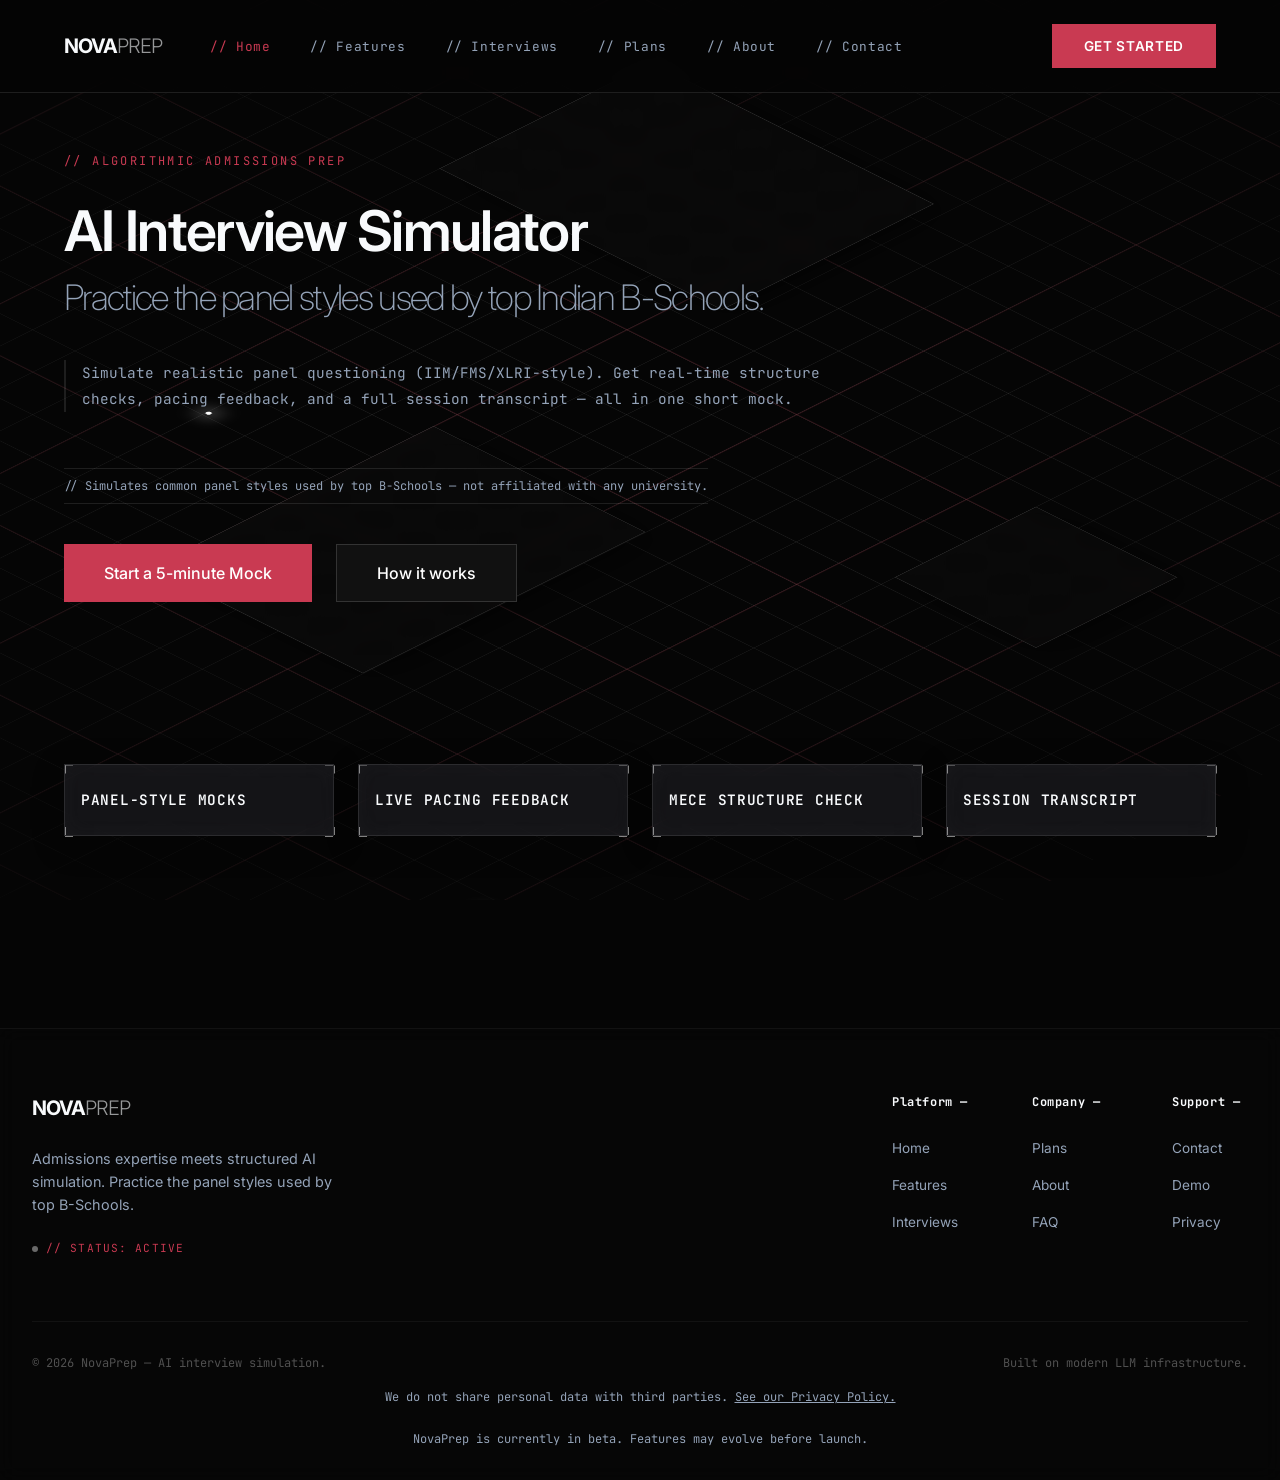
<file: index.html>
<!DOCTYPE html>
<html lang="en">

<head>
    <meta charset="UTF-8">
    <meta name="viewport" content="width=device-width, initial-scale=1.0">
    <title>NovaPrep | Algorithmic MBA Admissions & AI Mock Interviews</title>
    <meta name="description"
        content="Master your MBA Personal Interview (PI) with NovaPrep. High-fidelity AI simulations calibrated for IIM, XLRI, and FMS panels. MECE structure analysis and real-time behavioral feedback.">
    <meta name="keywords"
        content="MBA, IIM, interview prep, PI, AI mock interview, CAT 2026, admissions, MECE, behavioral analysis">
    <link href="https://fonts.googleapis.com/css2?family=Inter:wght@300;400;500;600;700&display=swap" rel="stylesheet">
    <link href="global.css" rel="stylesheet">
</head>

<body>
    <!-- Cursor Canvas -->
    <canvas id="cursor-canvas"
        style="position: fixed; top: 0; left: 0; width: 100vw; height: 100vh; pointer-events: none; z-index: 0;"></canvas>

    <!-- Ambient Geometric Background -->
    <div class="bg-geometry">
        <div class="iso-container">
            <div class="iso-grid"></div>
            <div class="iso-panel panel-1"></div>
            <div class="iso-panel panel-2"></div>
            <div class="iso-panel panel-3"></div>
            <div class="glow-node n1"></div>
            <div class="glow-node n2"></div>
            <div class="glow-node n3"></div>
        </div>
    </div>

    <nav class="navbar-overlay">
        <div class="nav-left">
            <a href="index.html" class="logo">Nova<span>Prep</span></a>
            <div class="nav-links">
                <a href="index.html" class="active">// Home</a>
                <a href="learn-more.html">// Features</a>
                <a href="cases.html">// Interviews</a>
                <a href="pricing.html">// Plans</a>
                <a href="about.html">// About</a>
                <a href="contact.html">// Contact</a>
            </div>
        </div>
        <div class="nav-right">
            <a href="sign-in.html" class="btn-solid" title="Start a 5-minute mock — no credit card">Get Started</a>
        </div>
    </nav>

    <main class="standard-page"
        style="display: flex; flex-direction: column; justify-content: center; min-height: 100vh;">
        <div class="left-content" style="max-width: 900px; margin-bottom: 4rem;">
            <div class="overline">// ALGORITHMIC ADMISSIONS PREP</div>
            <h1 class="massive-heading" style="font-size: 3.5rem;">
                <span class="weight-bold">AI Interview Simulator</span><br>
                <span class="weight-thin" style="font-size: 2.2rem;">Practice the panel styles used by top Indian
                    B-Schools.</span>
            </h1>

            <p class="tech-desc">
                Simulate realistic panel questioning (IIM/FMS/XLRI-style). Get real-time structure checks, pacing
                feedback, and a full session transcript — all in one short mock.
            </p>

            <div class="micro-trust"
                style="font-family: var(--font-mono); font-size: 0.75rem; color: var(--text-dim); margin-bottom: 2.5rem; padding: 0.5rem 0; border-top: 1px solid rgba(255,255,255,0.1); border-bottom: 1px solid rgba(255,255,255,0.1); width: fit-content;">
                // Simulates common panel styles used by top B-Schools — not affiliated with any university.
            </div>

            <div class="action-row">
                <a href="sign-in.html" class="btn-bracket">Start a 5-minute Mock</a>
                <a href="learn-more.html" class="btn-dark">How it works</a>
            </div>
        </div>

        <div class="stats-row" style="margin-top: auto; max-width: 100%;">
            <div class="stat-box" style="justify-content: center; padding: 1.5rem 1rem;">
                <div class="stat-lbl"
                    style="font-size: 0.9rem; font-weight: 600; color: var(--text-primary); margin-top: 0; letter-spacing: 0.05em;">
                    Panel-Style Mocks</div>
            </div>
            <div class="stat-box" style="justify-content: center; padding: 1.5rem 1rem;">
                <div class="stat-lbl"
                    style="font-size: 0.9rem; font-weight: 600; color: var(--text-primary); margin-top: 0; letter-spacing: 0.05em;">
                    Live Pacing Feedback</div>
            </div>
            <div class="stat-box" style="justify-content: center; padding: 1.5rem 1rem;">
                <div class="stat-lbl"
                    style="font-size: 0.9rem; font-weight: 600; color: var(--text-primary); margin-top: 0; letter-spacing: 0.05em;">
                    MECE Structure Check</div>
            </div>
            <div class="stat-box" style="justify-content: center; padding: 1.5rem 1rem;">
                <div class="stat-lbl"
                    style="font-size: 0.9rem; font-weight: 600; color: var(--text-primary); margin-top: 0; letter-spacing: 0.05em;">
                    Session Transcript</div>
            </div>
        </div>


    </main>

    <footer class="system-footer">
        <div class="footer-main">
            <div class="footer-info">
                <a href="index.html" class="logo">Nova<span>Prep</span></a>
                <p style="margin-top: 1.5rem; color: var(--text-dim); line-height: 1.6; font-size: 0.9rem;">
                    Admissions expertise meets structured AI simulation. Practice the panel styles used by top
                    B-Schools.
                </p>
                <div class="footer-status" title="Live demo available — try a quick mock.">
                    <span class="status-dot" style="background: rgba(255, 255, 255, 0.4); box-shadow: none;"></span>
                    // STATUS: ACTIVE
                </div>
            </div>

            <div class="footer-nav">
                <div class="footer-col">
                    <h4>Platform —</h4>
                    <ul>
                        <li><a href="index.html">Home</a></li>
                        <li><a href="learn-more.html">Features</a></li>
                        <li><a href="cases.html">Interviews</a></li>
                    </ul>
                </div>
                <div class="footer-col">
                    <h4>Company —</h4>
                    <ul>
                        <li><a href="pricing.html">Plans</a></li>
                        <li><a href="about.html">About</a></li>
                        <li><a href="faq.html">FAQ</a></li>
                    </ul>
                </div>
                <div class="footer-col">
                    <h4>Support —</h4>
                    <ul>
                        <li><a href="contact.html">Contact</a></li>
                        <li><a href="#">Demo</a></li>
                        <li><a href="privacy.html">Privacy</a></li>
                    </ul>
                </div>
            </div>
        </div>

        <div class="footer-bottom" style="flex-direction: column; align-items: flex-start; gap: 1rem;">
            <div style="display: flex; justify-content: space-between; width: 100%;">
                <div>&copy; 2026 NovaPrep — AI interview simulation.</div>
                <div class="footer-brand">Built on modern LLM infrastructure.</div>
            </div>
            <div style="font-size: 0.75rem; color: var(--text-dim); width: 100%; text-align: center;">
                We do not share personal data with third parties. <a href="privacy.html"
                    style="color: var(--text-dim); text-decoration: underline;">See our Privacy Policy.</a>
            </div>

            <div
                style="font-size: 0.75rem; color: var(--text-dim); width: 100%; text-align: center; margin-top: 0.5rem;">
                NovaPrep is currently in beta. Features may evolve before launch.
            </div>
        </div>
    </footer>

    <script src="cursor.js"></script>
</body>

</html>
</file>
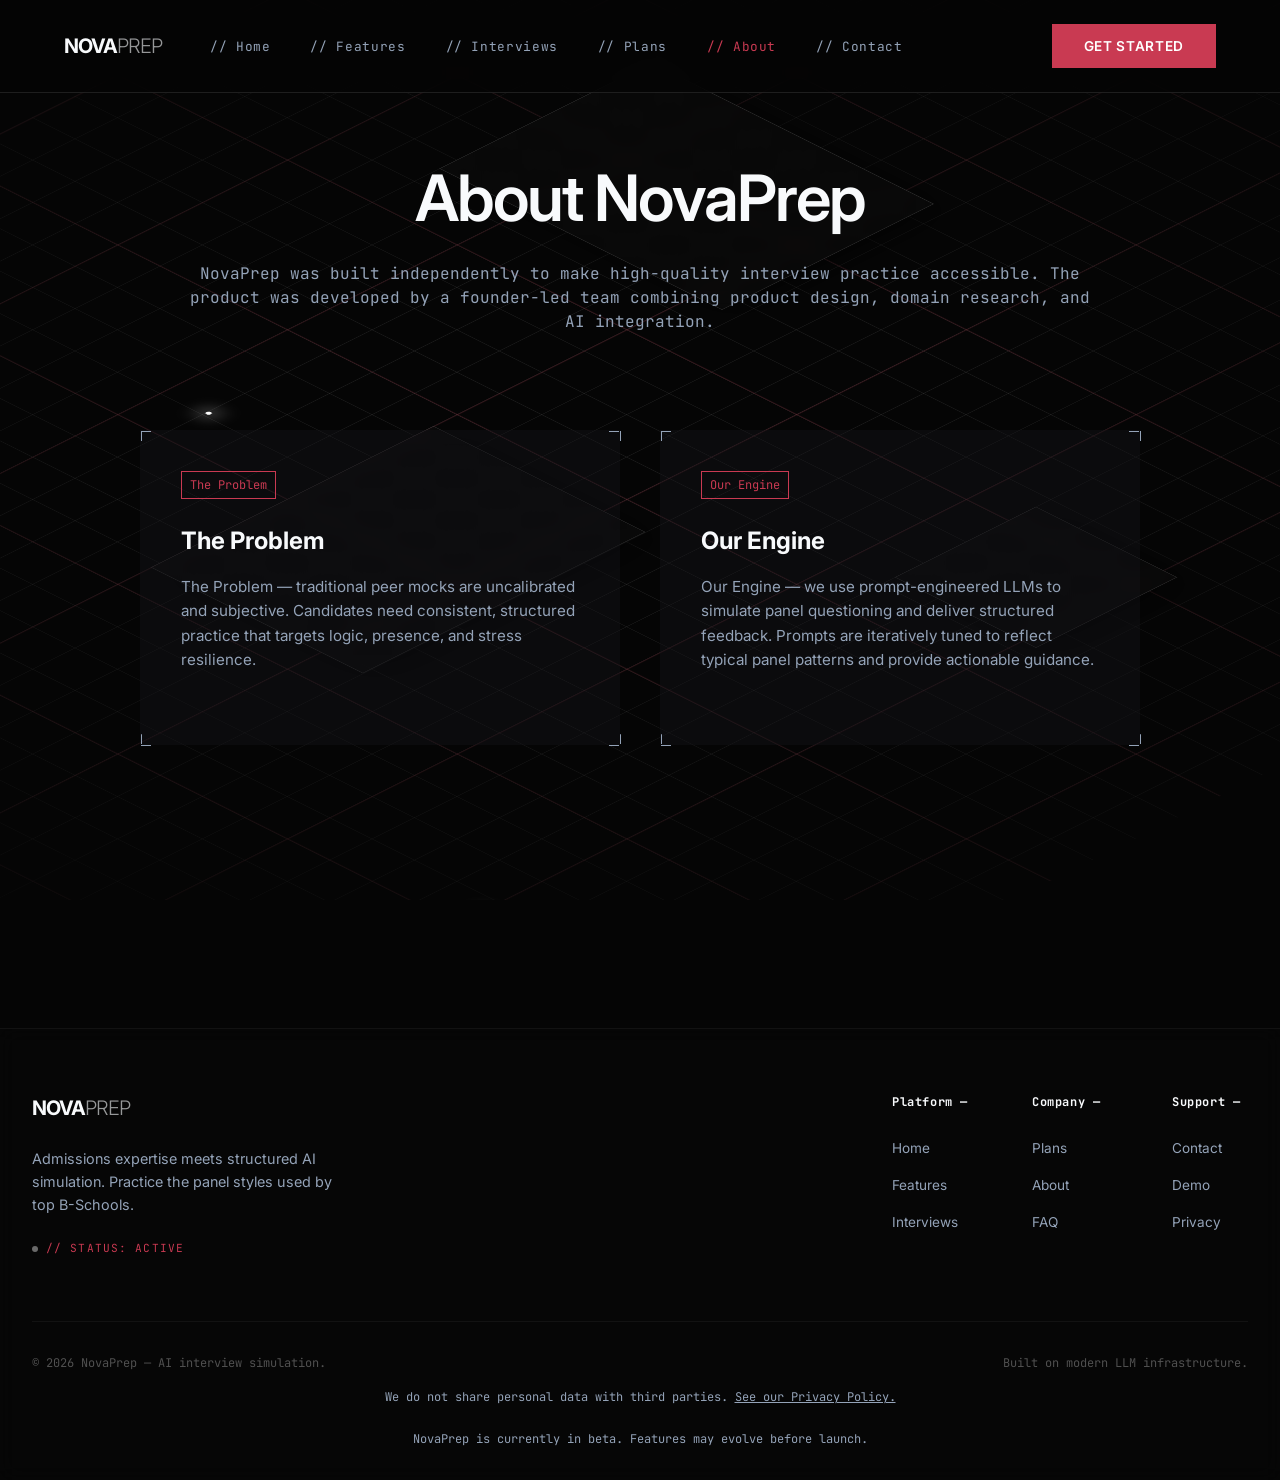
<file: about.html>
<!DOCTYPE html>
<html lang="en">

<head>
    <meta charset="UTF-8">
    <meta name="viewport" content="width=device-width, initial-scale=1.0">
    <title>About Us | The Algorithmic Intersection - NovaPrep</title>
    <meta name="description"
        content="Founded by IIM alumni and AI researchers, NovaPrep is built to democratize elite MBA admissions training through high-fidelity AI simulation.">
    <meta name="keywords" content="IIM alumni, MBA startup, AI education, edtech, AI computing">
    <link href="https://fonts.googleapis.com/css2?family=Inter:wght@300;400;500;600;700&display=swap" rel="stylesheet">
    <link href="global.css" rel="stylesheet">
</head>

<body>
    <canvas id="cursor-canvas"
        style="position: fixed; top: 0; left: 0; width: 100vw; height: 100vh; pointer-events: none; z-index: 0;"></canvas>

    <!-- Ambient Geometric Background -->
    <div class="bg-geometry">
        <div class="iso-container">
            <div class="iso-grid"></div>
            <div class="iso-panel panel-1"></div>
            <div class="iso-panel panel-2"></div>
            <div class="iso-panel panel-3"></div>
            <div class="glow-node n1"></div>
            <div class="glow-node n2"></div>
            <div class="glow-node n3"></div>
        </div>
    </div>

    <nav class="navbar-overlay">
        <div class="nav-left">
            <a href="index.html" class="logo">Nova<span>Prep</span></a>
            <div class="nav-links">
                <a href="index.html">// Home</a>
                <a href="learn-more.html">// Features</a>
                <a href="cases.html">// Interviews</a>
                <a href="pricing.html">// Plans</a>
                <a href="about.html" class="active">// About</a>
                <a href="contact.html">// Contact</a>
            </div>
        </div>
        <div class="nav-right">
            <a href="sign-in.html" class="btn-solid" title="Start a 5-minute mock — no credit card">Get Started</a>
        </div>
    </nav>

    <main class="standard-page" style="display: flex; flex-direction: column; align-items: center; text-align: center;">
        <h1 class="page-title">About NovaPrep</h1>
        <p class="page-desc" style="max-width: 900px;">NovaPrep was built independently to make high-quality interview
            practice accessible. The product was developed by a founder-led team combining product design, domain
            research, and AI integration.</p>

        <div class="grid-layout" style="text-align: left; margin-top: 2rem; width: 100%; max-width: 1000px;">
            <div class="content-card card-bracket">
                <span class="card-badge">The Problem</span>
                <h3>The Problem</h3>
                <p>The Problem — traditional peer mocks are uncalibrated and subjective. Candidates need consistent,
                    structured practice that targets logic, presence, and stress resilience.</p>
            </div>

            <div class="content-card card-bracket">
                <span class="card-badge">Our Engine</span>
                <h3>Our Engine</h3>
                <p>Our Engine — we use prompt-engineered LLMs to simulate panel questioning and deliver structured
                    feedback. Prompts are iteratively tuned to reflect typical panel patterns and provide actionable
                    guidance.</p>
            </div>
        </div>
    </main>

    <footer class="system-footer">
        <div class="footer-main">
            <div class="footer-info">
                <a href="index.html" class="logo">Nova<span>Prep</span></a>
                <p style="margin-top: 1.5rem; color: var(--text-dim); line-height: 1.6; font-size: 0.9rem;">
                    Admissions expertise meets structured AI simulation. Practice the panel styles used by top
                    B-Schools.
                </p>
                <div class="footer-status" title="Live demo available — try a quick mock.">
                    <span class="status-dot" style="background: rgba(255, 255, 255, 0.4); box-shadow: none;"></span>
                    // STATUS: ACTIVE
                </div>
            </div>

            <div class="footer-nav">
                <div class="footer-col">
                    <h4>Platform —</h4>
                    <ul>
                        <li><a href="index.html">Home</a></li>
                        <li><a href="learn-more.html">Features</a></li>
                        <li><a href="cases.html">Interviews</a></li>
                    </ul>
                </div>
                <div class="footer-col">
                    <h4>Company —</h4>
                    <ul>
                        <li><a href="pricing.html">Plans</a></li>
                        <li><a href="about.html">About</a></li>
                        <li><a href="faq.html">FAQ</a></li>
                    </ul>
                </div>
                <div class="footer-col">
                    <h4>Support —</h4>
                    <ul>
                        <li><a href="contact.html">Contact</a></li>
                        <li><a href="#">Demo</a></li>
                        <li><a href="privacy.html">Privacy</a></li>
                    </ul>
                </div>
            </div>
        </div>

        <div class="footer-bottom" style="flex-direction: column; align-items: flex-start; gap: 1rem;">
            <div style="display: flex; justify-content: space-between; width: 100%;">
                <div>&copy; 2026 NovaPrep — AI interview simulation.</div>
                <div class="footer-brand">Built on modern LLM infrastructure.</div>
            </div>
            <div style="font-size: 0.75rem; color: var(--text-dim); width: 100%; text-align: center;">
                We do not share personal data with third parties. <a href="privacy.html"
                    style="color: var(--text-dim); text-decoration: underline;">See our Privacy Policy.</a>
            </div>

            <div
                style="font-size: 0.75rem; color: var(--text-dim); width: 100%; text-align: center; margin-top: 0.5rem;">
                NovaPrep is currently in beta. Features may evolve before launch.
            </div>
        </div>
    </footer>

    <script src="cursor.js"></script>
</body>

</html>
</file>
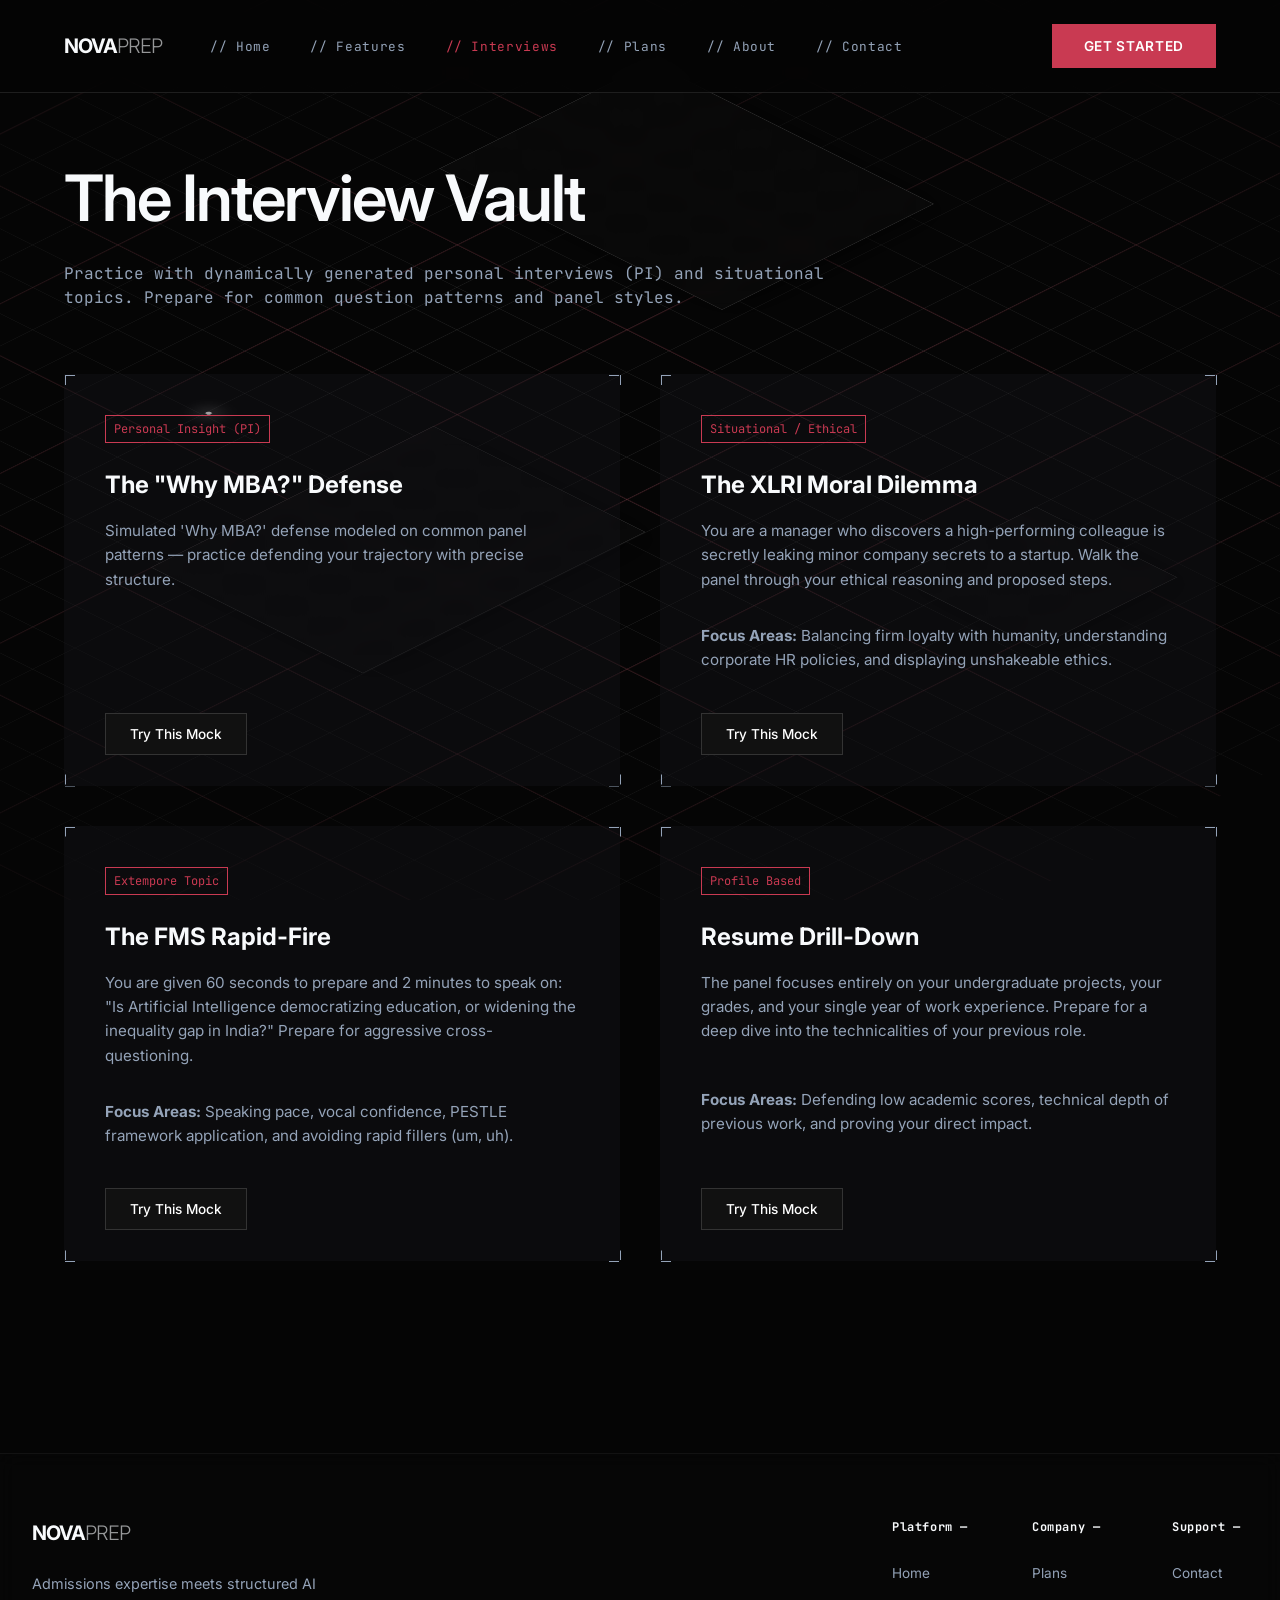
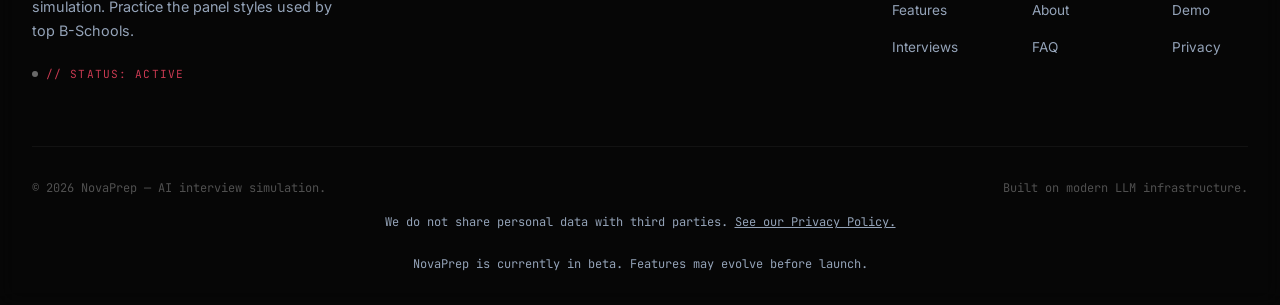
<file: cases.html>
<!DOCTYPE html>
<html lang="en">

<head>
    <meta charset="UTF-8">
    <meta name="viewport" content="width=device-width, initial-scale=1.0">
    <title>Interview Vault | Real IIM & XLRI PI Transcripts - NovaPrep</title>
    <meta name="description"
        content="Practice with dynamically generated Personal Interview (PI) topics mirrored from actual transcripts at top B-schools like IIM Ahmedabad, Bangalore, and Calcutta.">
    <meta name="keywords" content="IIM transcripts, PI question bank, MBA interview cases, XLRI, SPJIMR">
    <link href="https://fonts.googleapis.com/css2?family=Inter:wght@300;400;500;600;700&display=swap" rel="stylesheet">
    <link href="global.css" rel="stylesheet">
</head>

<body>
    <canvas id="cursor-canvas"
        style="position: fixed; top: 0; left: 0; width: 100vw; height: 100vh; pointer-events: none; z-index: 0;"></canvas>

    <!-- Ambient Geometric Background -->
    <div class="bg-geometry">
        <div class="iso-container">
            <div class="iso-grid"></div>
            <div class="iso-panel panel-1"></div>
            <div class="iso-panel panel-2"></div>
            <div class="iso-panel panel-3"></div>
            <div class="glow-node n1"></div>
            <div class="glow-node n2"></div>
            <div class="glow-node n3"></div>
        </div>
    </div>

    <nav class="navbar-overlay">
        <div class="nav-left">
            <a href="index.html" class="logo">Nova<span>Prep</span></a>
            <div class="nav-links">
                <a href="index.html">// Home</a>
                <a href="learn-more.html">// Features</a>
                <a href="cases.html" class="active">// Interviews</a>
                <a href="pricing.html">// Plans</a>
                <a href="about.html">// About</a>
                <a href="contact.html">// Contact</a>
            </div>
        </div>
        <div class="nav-right">
            <a href="sign-in.html" class="btn-solid" title="Start a 5-minute mock — no credit card">Get Started</a>
        </div>
    </nav>

    <main class="standard-page" style="max-width: 1400px;">
        <h1 class="page-title">The Interview Vault</h1>
        <p class="page-desc">Practice with dynamically generated personal interviews (PI) and situational topics.
            Prepare for common question patterns and panel styles.</p>

        <!-- Use a slightly tighter grid to comfortably fit 2x2 side-by-side -->
        <div class="grid-layout" style="grid-template-columns: repeat(auto-fit, minmax(400px, 1fr));">
            <div class="content-card card-bracket">
                <span class="card-badge">Personal Insight (PI)</span>
                <h3>The "Why MBA?" Defense</h3>
                <p>Simulated 'Why MBA?' defense modeled on common panel patterns — practice defending your trajectory
                    with precise structure.</p>
                <div style="margin-top: auto; padding-top: 1rem; width: 100%;">
                    <a href="sign-in.html" class="btn-dark"
                        style="padding: 0.75rem 1.5rem; font-size: 0.85rem; width: auto;">Try This Mock</a>
                </div>
            </div>

            <div class="content-card card-bracket">
                <span class="card-badge">Situational / Ethical</span>
                <h3>The XLRI Moral Dilemma</h3>
                <p>You are a manager who discovers a high-performing colleague is secretly leaking minor company secrets
                    to a startup. Walk the panel through your ethical reasoning and proposed steps.</p>
                <p><strong>Focus Areas:</strong> Balancing firm loyalty with humanity, understanding corporate HR
                    policies, and displaying unshakeable ethics.</p>
                <div style="margin-top: auto; padding-top: 1rem; width: 100%;">
                    <a href="sign-in.html" class="btn-dark"
                        style="padding: 0.75rem 1.5rem; font-size: 0.85rem; width: auto;">Try This Mock</a>
                </div>
            </div>

            <div class="content-card card-bracket">
                <span class="card-badge">Extempore Topic</span>
                <h3>The FMS Rapid-Fire</h3>
                <p>You are given 60 seconds to prepare and 2 minutes to speak on: "Is Artificial Intelligence
                    democratizing education, or widening the inequality gap in India?" Prepare for aggressive
                    cross-questioning.</p>
                <p><strong>Focus Areas:</strong> Speaking pace, vocal confidence, PESTLE framework application, and
                    avoiding rapid fillers (um, uh).</p>
                <div style="margin-top: auto; padding-top: 1rem; width: 100%;">
                    <a href="sign-in.html" class="btn-dark"
                        style="padding: 0.75rem 1.5rem; font-size: 0.85rem; width: auto;">Try This Mock</a>
                </div>
            </div>

            <div class="content-card card-bracket">
                <span class="card-badge">Profile Based</span>
                <h3>Resume Drill-Down</h3>
                <p>The panel focuses entirely on your undergraduate projects, your grades, and your single year of work
                    experience. Prepare for a deep dive into the technicalities of your previous role.</p>
                <p><strong>Focus Areas:</strong> Defending low academic scores, technical depth of previous work, and
                    proving your direct impact.</p>
                <div style="margin-top: auto; padding-top: 1rem; width: 100%;">
                    <a href="sign-in.html" class="btn-dark"
                        style="padding: 0.75rem 1.5rem; font-size: 0.85rem; width: auto;">Try This Mock</a>
                </div>
            </div>
        </div>
    </main>

    <footer class="system-footer">
        <div class="footer-main">
            <div class="footer-info">
                <a href="index.html" class="logo">Nova<span>Prep</span></a>
                <p style="margin-top: 1.5rem; color: var(--text-dim); line-height: 1.6; font-size: 0.9rem;">
                    Admissions expertise meets structured AI simulation. Practice the panel styles used by top
                    B-Schools.
                </p>
                <div class="footer-status" title="Live demo available — try a quick mock.">
                    <span class="status-dot" style="background: rgba(255, 255, 255, 0.4); box-shadow: none;"></span>
                    // STATUS: ACTIVE
                </div>
            </div>

            <div class="footer-nav">
                <div class="footer-col">
                    <h4>Platform —</h4>
                    <ul>
                        <li><a href="index.html">Home</a></li>
                        <li><a href="learn-more.html">Features</a></li>
                        <li><a href="cases.html">Interviews</a></li>
                    </ul>
                </div>
                <div class="footer-col">
                    <h4>Company —</h4>
                    <ul>
                        <li><a href="pricing.html">Plans</a></li>
                        <li><a href="about.html">About</a></li>
                        <li><a href="faq.html">FAQ</a></li>
                    </ul>
                </div>
                <div class="footer-col">
                    <h4>Support —</h4>
                    <ul>
                        <li><a href="contact.html">Contact</a></li>
                        <li><a href="#">Demo</a></li>
                        <li><a href="privacy.html">Privacy</a></li>
                    </ul>
                </div>
            </div>
        </div>

        <div class="footer-bottom" style="flex-direction: column; align-items: flex-start; gap: 1rem;">
            <div style="display: flex; justify-content: space-between; width: 100%;">
                <div>&copy; 2026 NovaPrep — AI interview simulation.</div>
                <div class="footer-brand">Built on modern LLM infrastructure.</div>
            </div>
            <div style="font-size: 0.75rem; color: var(--text-dim); width: 100%; text-align: center;">
                We do not share personal data with third parties. <a href="privacy.html"
                    style="color: var(--text-dim); text-decoration: underline;">See our Privacy Policy.</a>
            </div>

            <div style="font-size: 0.75rem; color: var(--text-dim); width: 100%; text-align: center; margin-top: 0.5rem;">
                NovaPrep is currently in beta. Features may evolve before launch.
            </div>
        </div>
    </footer>

    <script src="cursor.js"></script>
</body>

</html>
</file>
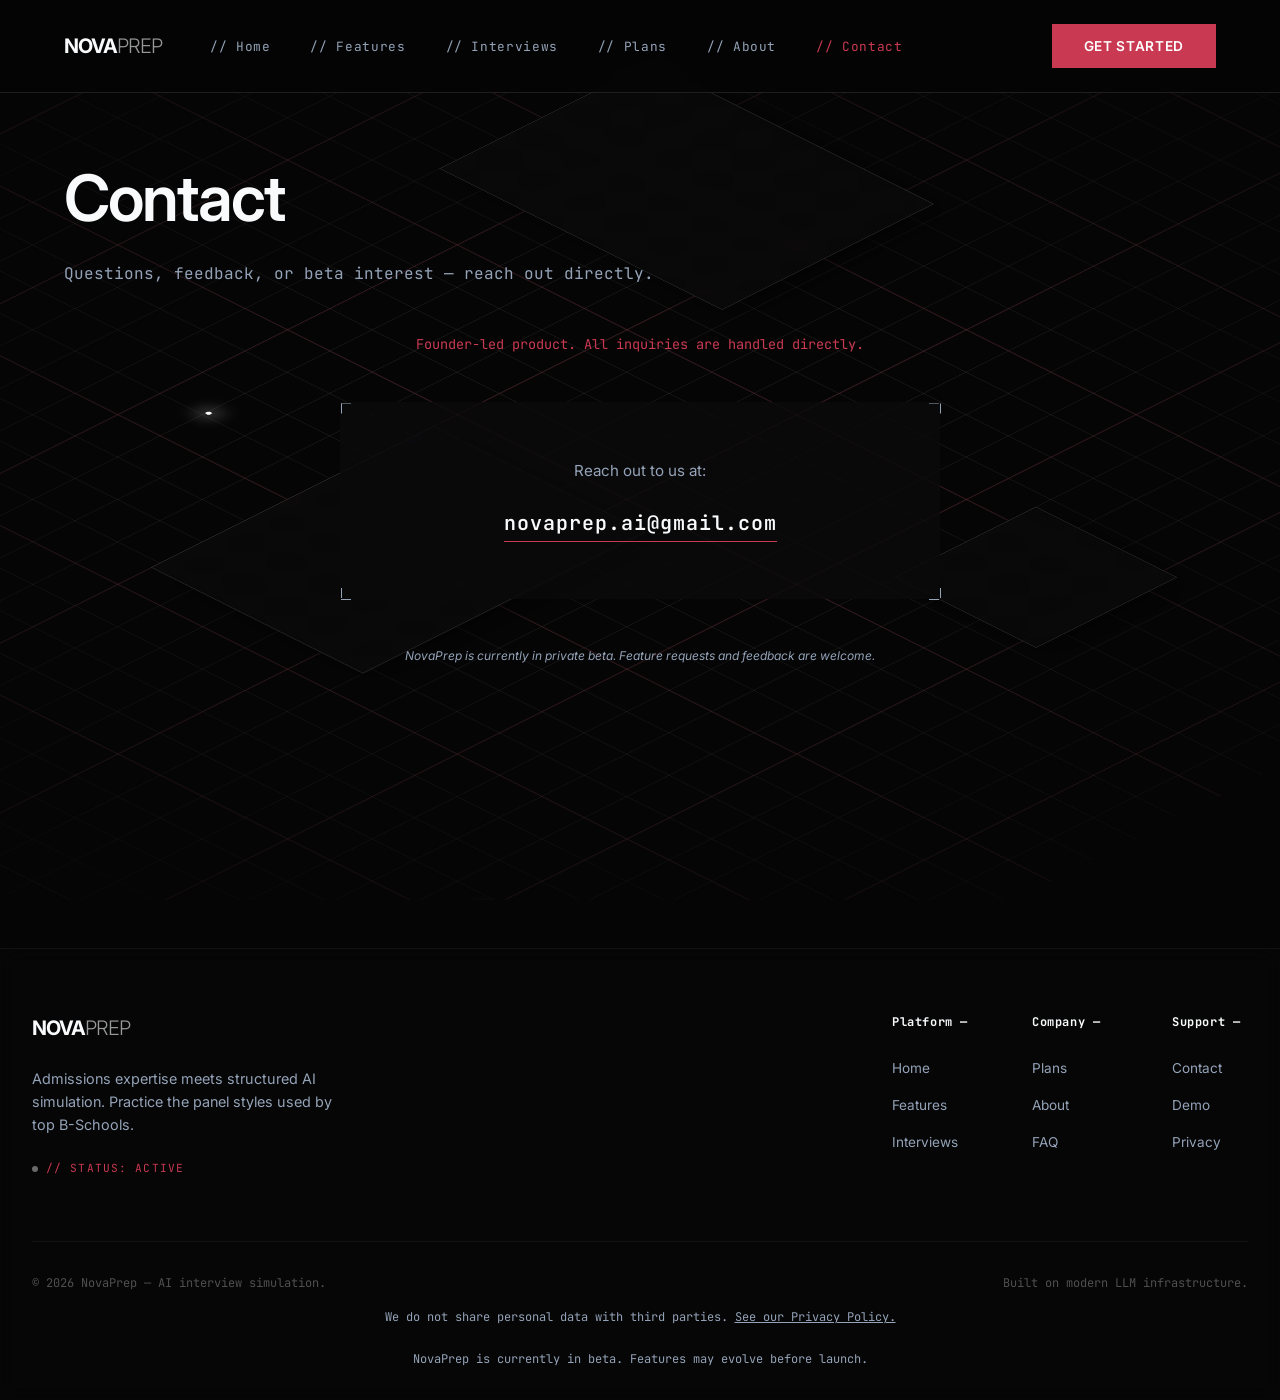
<file: contact.html>
<!DOCTYPE html>
<html lang="en">

<head>
    <meta charset="UTF-8">
    <meta name="viewport" content="width=device-width, initial-scale=1.0">
    <title>Contact Us - NovaPrep</title>
    <meta name="description" content="Questions, feedback, or beta interest — reach out directly to the NovaPrep team.">
    <link href="https://fonts.googleapis.com/css2?family=Inter:wght@300;400;500;600;700&display=swap" rel="stylesheet">
    <link href="global.css" rel="stylesheet">
</head>

<body>
    <canvas id="cursor-canvas"
        style="position: fixed; top: 0; left: 0; width: 100vw; height: 100vh; pointer-events: none; z-index: 0;"></canvas>

    <!-- Ambient Geometric Background -->
    <div class="bg-geometry">
        <div class="iso-container">
            <div class="iso-grid"></div>
            <div class="iso-panel panel-1"></div>
            <div class="iso-panel panel-2"></div>
            <div class="iso-panel panel-3"></div>
            <div class="glow-node n1"></div>
            <div class="glow-node n2"></div>
            <div class="glow-node n3"></div>
        </div>
    </div>

    <nav class="navbar-overlay">
        <div class="nav-left">
            <a href="index.html" class="logo">Nova<span>Prep</span></a>
            <div class="nav-links">
                <a href="index.html">// Home</a>
                <a href="learn-more.html">// Features</a>
                <a href="cases.html">// Interviews</a>
                <a href="pricing.html">// Plans</a>
                <a href="about.html">// About</a>
                <a href="contact.html" class="active">// Contact</a>
            </div>
        </div>
        <div class="nav-right">
            <a href="sign-in.html" class="btn-solid" title="Start a 5-minute mock — no credit card">Get Started</a>
        </div>
    </nav>

    <main class="standard-page" style="display: flex; flex-direction: column; min-height: calc(100vh - 80px);">
        <h1 class="page-title">Contact</h1>
        <p class="page-desc">Questions, feedback, or beta interest — reach out directly.</p>
        <p
            style="text-align: center; font-family: var(--font-mono); font-size: 0.85rem; color: var(--accent); margin-top: -1rem; margin-bottom: 3rem;">
            Founder-led product. All inquiries are handled directly.
        </p>

        <div
            style="margin-bottom: auto; max-width: 600px; margin-left: auto; margin-right: auto; width: 100%; text-align: center;">
            <div class="content-card card-bracket"
                style="padding: 3.5rem; background: rgba(10, 10, 12, 0.8); display: flex; flex-direction: column; align-items: center; justify-content: center;">
                <p style="font-size: 0.95rem; color: var(--text-dim); margin-bottom: 1.5rem;">Reach out to us at:</p>
                <a href="mailto:novaprep.ai@gmail.com"
                    style="color: var(--text-primary); font-family: var(--font-mono); font-weight: 600; font-size: 1.25rem; letter-spacing: 0.05em; text-decoration: none; border-bottom: 1px solid var(--accent); padding-bottom: 0.2rem; transition: all 0.2s ease;">
                    novaprep.ai@gmail.com
                </a>
            </div>

            <p style="margin-top: 3rem; font-size: 0.75rem; color: var(--text-dim); font-style: italic;">
                NovaPrep is currently in private beta. Feature requests and feedback are welcome.
            </p>
        </div>
    </main>

    <footer class="system-footer">
        <div class="footer-main">
            <div class="footer-info">
                <a href="index.html" class="logo">Nova<span>Prep</span></a>
                <p style="margin-top: 1.5rem; color: var(--text-dim); line-height: 1.6; font-size: 0.9rem;">
                    Admissions expertise meets structured AI simulation. Practice the panel styles used by top
                    B-Schools.
                </p>
                <div class="footer-status" title="Live demo available — try a quick mock.">
                    <span class="status-dot" style="background: rgba(255, 255, 255, 0.4); box-shadow: none;"></span>
                    // STATUS: ACTIVE
                </div>
            </div>

            <div class="footer-nav">
                <div class="footer-col">
                    <h4>Platform —</h4>
                    <ul>
                        <li><a href="index.html">Home</a></li>
                        <li><a href="learn-more.html">Features</a></li>
                        <li><a href="cases.html">Interviews</a></li>
                    </ul>
                </div>
                <div class="footer-col">
                    <h4>Company —</h4>
                    <ul>
                        <li><a href="pricing.html">Plans</a></li>
                        <li><a href="about.html">About</a></li>
                        <li><a href="faq.html">FAQ</a></li>
                    </ul>
                </div>
                <div class="footer-col">
                    <h4>Support —</h4>
                    <ul>
                        <li><a href="contact.html">Contact</a></li>
                        <li><a href="#">Demo</a></li>
                        <li><a href="privacy.html">Privacy</a></li>
                    </ul>
                </div>
            </div>
        </div>

        <div class="footer-bottom" style="flex-direction: column; align-items: flex-start; gap: 1rem;">
            <div style="display: flex; justify-content: space-between; width: 100%;">
                <div>&copy; 2026 NovaPrep — AI interview simulation.</div>
                <div class="footer-brand">Built on modern LLM infrastructure.</div>
            </div>
            <div style="font-size: 0.75rem; color: var(--text-dim); width: 100%; text-align: center;">
                We do not share personal data with third parties. <a href="privacy.html"
                    style="color: var(--text-dim); text-decoration: underline;">See our Privacy Policy.</a>
            </div>
            <div
                style="font-size: 0.75rem; color: var(--text-dim); width: 100%; text-align: center; margin-top: 0.5rem;">
                NovaPrep is currently in beta. Features may evolve before launch.
            </div>
        </div>
    </footer>

    <script src="cursor.js"></script>
</body>

</html>
</file>
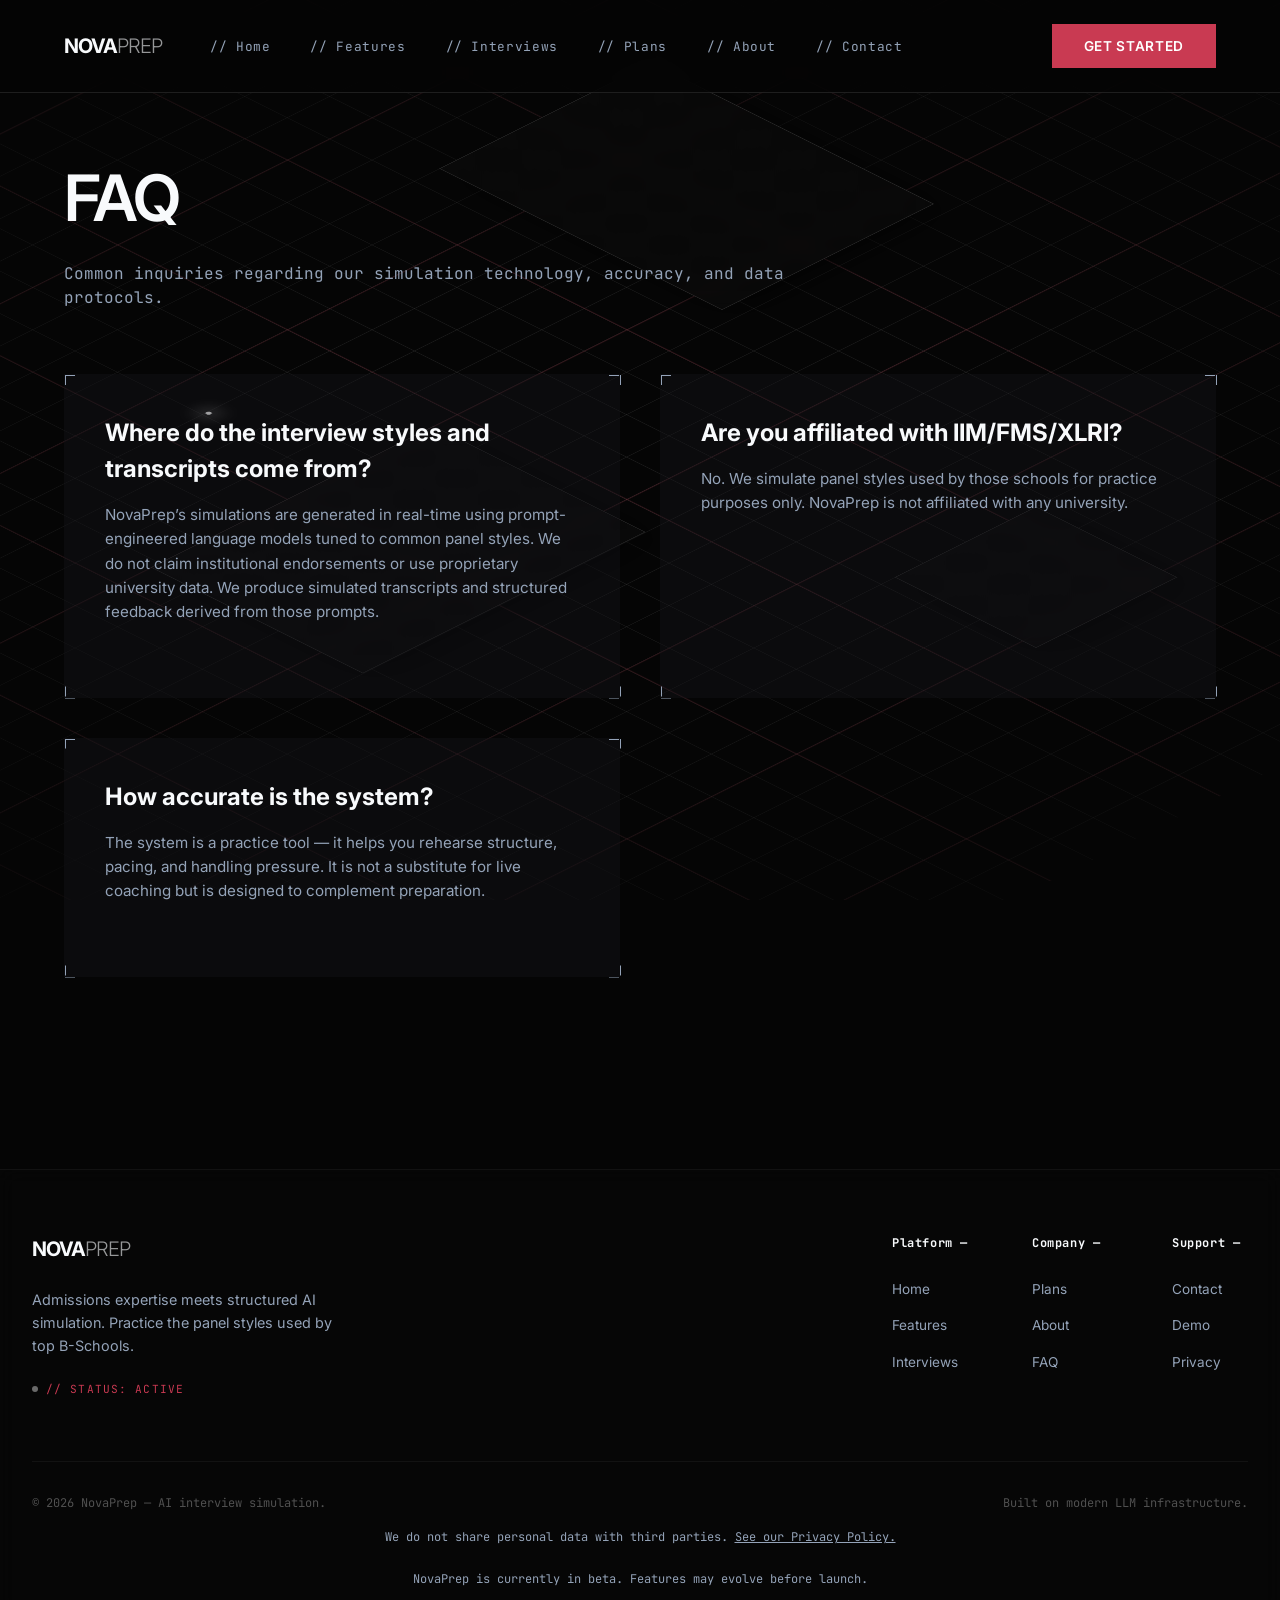
<file: faq.html>
<!DOCTYPE html>
<html lang="en">

<head>
    <meta charset="UTF-8">
    <meta name="viewport" content="width=device-width, initial-scale=1.0">
    <title>FAQ | Systems Overview & Transparency - NovaPrep</title>
    <meta name="description"
        content="Frequently asked questions about NovaPrep's simulation accuracy, data sourcing, and system capabilities.">
    <link href="https://fonts.googleapis.com/css2?family=Inter:wght@300;400;500;600;700&display=swap" rel="stylesheet">
    <link href="global.css" rel="stylesheet">
</head>

<body>
    <canvas id="cursor-canvas"
        style="position: fixed; top: 0; left: 0; width: 100vw; height: 100vh; pointer-events: none; z-index: 0;"></canvas>

    <!-- Ambient Geometric Background -->
    <div class="bg-geometry">
        <div class="iso-container">
            <div class="iso-grid"></div>
            <div class="iso-panel panel-1"></div>
            <div class="iso-panel panel-2"></div>
            <div class="iso-panel panel-3"></div>
            <div class="glow-node n1"></div>
            <div class="glow-node n2"></div>
            <div class="glow-node n3"></div>
        </div>
    </div>

    <nav class="navbar-overlay">
        <div class="nav-left">
            <a href="index.html" class="logo">Nova<span>Prep</span></a>
            <div class="nav-links">
                <a href="index.html">// Home</a>
                <a href="learn-more.html">// Features</a>
                <a href="cases.html">// Interviews</a>
                <a href="pricing.html">// Plans</a>
                <a href="about.html">// About</a>
                <a href="contact.html">// Contact</a>
            </div>
        </div>
        <div class="nav-right">
            <a href="sign-in.html" class="btn-solid" title="Start a 5-minute mock — no credit card">Get Started</a>
        </div>
    </nav>

    <main class="standard-page" style="display: flex; flex-direction: column; min-height: calc(100vh - 80px);">
        <h1 class="page-title">FAQ</h1>
        <p class="page-desc">Common inquiries regarding our simulation technology, accuracy, and data protocols.</p>

        <div class="grid-layout" style="margin-bottom: auto;">
            <div class="content-card card-bracket">
                <h3>Where do the interview styles and transcripts come from?</h3>
                <p>NovaPrep’s simulations are generated in real-time using prompt-engineered language models tuned to
                    common panel styles. We do not claim institutional endorsements or use proprietary university data.
                    We produce simulated transcripts and structured feedback derived from those prompts.</p>
            </div>

            <div class="content-card card-bracket">
                <h3>Are you affiliated with IIM/FMS/XLRI?</h3>
                <p>No. We simulate panel styles used by those schools for practice purposes only. NovaPrep is not
                    affiliated with any university.</p>
            </div>

            <div class="content-card card-bracket">
                <h3>How accurate is the system?</h3>
                <p>The system is a practice tool — it helps you rehearse structure, pacing, and handling pressure. It is
                    not a substitute for live coaching but is designed to complement preparation.</p>
            </div>
        </div>
    </main>

    <footer class="system-footer">
        <div class="footer-main">
            <div class="footer-info">
                <a href="index.html" class="logo">Nova<span>Prep</span></a>
                <p style="margin-top: 1.5rem; color: var(--text-dim); line-height: 1.6; font-size: 0.9rem;">
                    Admissions expertise meets structured AI simulation. Practice the panel styles used by top
                    B-Schools.
                </p>
                <div class="footer-status" title="Live demo available — try a quick mock.">
                    <span class="status-dot" style="background: rgba(255, 255, 255, 0.4); box-shadow: none;"></span>
                    // STATUS: ACTIVE
                </div>
            </div>

            <div class="footer-nav">
                <div class="footer-col">
                    <h4>Platform —</h4>
                    <ul>
                        <li><a href="index.html">Home</a></li>
                        <li><a href="learn-more.html">Features</a></li>
                        <li><a href="cases.html">Interviews</a></li>
                    </ul>
                </div>
                <div class="footer-col">
                    <h4>Company —</h4>
                    <ul>
                        <li><a href="pricing.html">Plans</a></li>
                        <li><a href="about.html">About</a></li>
                        <li><a href="faq.html">FAQ</a></li>
                    </ul>
                </div>
                <div class="footer-col">
                    <h4>Support —</h4>
                    <ul>
                        <li><a href="contact.html">Contact</a></li>
                        <li><a href="#">Demo</a></li>
                        <li><a href="privacy.html">Privacy</a></li>
                    </ul>
                </div>
            </div>
        </div>

        <div class="footer-bottom" style="flex-direction: column; align-items: flex-start; gap: 1rem;">
            <div style="display: flex; justify-content: space-between; width: 100%;">
                <div>&copy; 2026 NovaPrep — AI interview simulation.</div>
                <div class="footer-brand">Built on modern LLM infrastructure.</div>
            </div>
            <div style="font-size: 0.75rem; color: var(--text-dim); width: 100%; text-align: center;">
                We do not share personal data with third parties. <a href="privacy.html"
                    style="color: var(--text-dim); text-decoration: underline;">See our Privacy Policy.</a>
            </div>

            <div style="font-size: 0.75rem; color: var(--text-dim); width: 100%; text-align: center; margin-top: 0.5rem;">
                NovaPrep is currently in beta. Features may evolve before launch.
            </div>
        </div>
    </footer>

    <script src="cursor.js"></script>
</body>

</html>
</file>
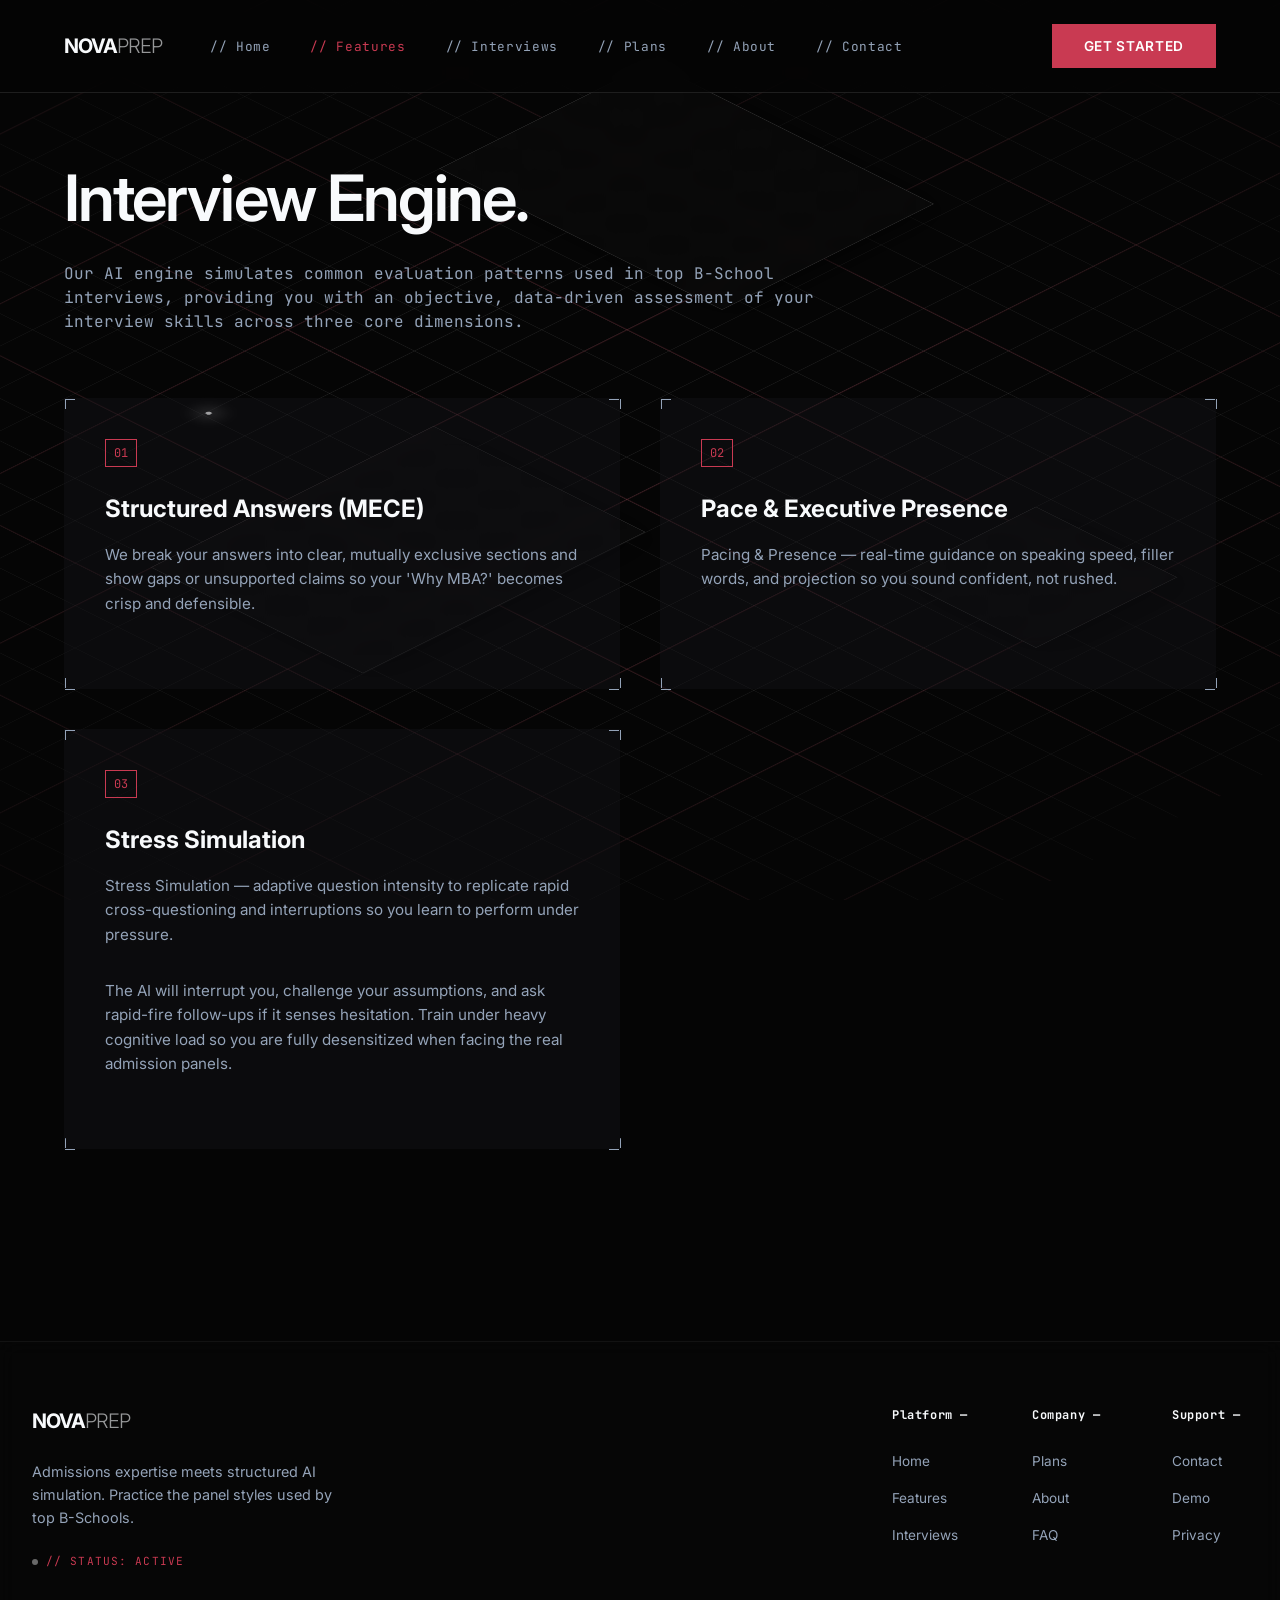
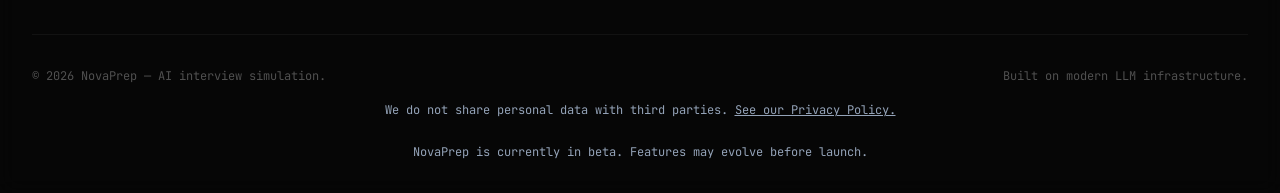
<file: learn-more.html>
<!DOCTYPE html>
<html lang="en">

<head>
    <meta charset="UTF-8">
    <meta name="viewport" content="width=device-width, initial-scale=1.0">
    <title>Features | AI Analysis Suite - NovaPrep</title>
    <meta name="description"
        content="Explore NovaPrep's algorithmic suite: MECE answer structuring, executive presence tracking, and simulated stress loading for MBA interviews.">
    <meta name="keywords" content="MECE, answer structure, stress interview, B-school prep, AI analysis">
    <link href="https://fonts.googleapis.com/css2?family=Inter:wght@300;400;500;600;700&display=swap" rel="stylesheet">
    <link href="global.css" rel="stylesheet">
</head>

<body>
    <canvas id="cursor-canvas"
        style="position: fixed; top: 0; left: 0; width: 100vw; height: 100vh; pointer-events: none; z-index: 0;"></canvas>

    <!-- Ambient Geometric Background -->
    <div class="bg-geometry">
        <div class="iso-container">
            <div class="iso-grid"></div>
            <div class="iso-panel panel-1"></div>
            <div class="iso-panel panel-2"></div>
            <div class="iso-panel panel-3"></div>
            <div class="glow-node n1"></div>
            <div class="glow-node n2"></div>
            <div class="glow-node n3"></div>
        </div>
    </div>

    <nav class="navbar-overlay">
        <div class="nav-left">
            <a href="index.html" class="logo">Nova<span>Prep</span></a>
            <div class="nav-links">
                <a href="index.html">// Home</a>
                <a href="learn-more.html" class="active">// Features</a>
                <a href="cases.html">// Interviews</a>
                <a href="pricing.html">// Plans</a>
                <a href="about.html">// About</a>
                <a href="contact.html">// Contact</a>
            </div>
        </div>
        <div class="nav-right">
            <a href="sign-in.html" class="btn-solid" title="Start a 5-minute mock — no credit card">Get Started</a>
        </div>
    </nav>

    <main class="standard-page">
        <h1 class="page-title">Interview Engine.</h1>
        <p class="page-desc">Our AI engine simulates common evaluation patterns used in top B-School interviews,
            providing you with an objective, data-driven assessment of your interview skills across three core
            dimensions.</p>

        <div class="grid-layout">
            <div class="content-card card-bracket">
                <span class="card-badge">01</span>
                <h3>Structured Answers (MECE)</h3>
                <p>We break your answers into clear, mutually exclusive sections and show gaps or unsupported claims so
                    your 'Why MBA?' becomes crisp and defensible.</p>
            </div>

            <div class="content-card card-bracket">
                <span class="card-badge">02</span>
                <h3>Pace & Executive Presence</h3>
                <p>Pacing & Presence — real-time guidance on speaking speed, filler words, and projection so you sound
                    confident, not rushed.</p>
            </div>

            <div class="content-card card-bracket">
                <span class="card-badge">03</span>
                <h3>Stress Simulation</h3>
                <p>Stress Simulation — adaptive question intensity to replicate rapid cross-questioning and
                    interruptions so you learn to perform under pressure.</p>
                <p>The AI will interrupt you, challenge your assumptions, and ask rapid-fire follow-ups if it senses
                    hesitation. Train under heavy cognitive load so you are fully desensitized when facing the real
                    admission panels.</p>
            </div>
        </div>
    </main>

    <footer class="system-footer">
        <div class="footer-main">
            <div class="footer-info">
                <a href="index.html" class="logo">Nova<span>Prep</span></a>
                <p style="margin-top: 1.5rem; color: var(--text-dim); line-height: 1.6; font-size: 0.9rem;">
                    Admissions expertise meets structured AI simulation. Practice the panel styles used by top
                    B-Schools.
                </p>
                <div class="footer-status" title="Live demo available — try a quick mock.">
                    <span class="status-dot" style="background: rgba(255, 255, 255, 0.4); box-shadow: none;"></span>
                    // STATUS: ACTIVE
                </div>
            </div>

            <div class="footer-nav">
                <div class="footer-col">
                    <h4>Platform —</h4>
                    <ul>
                        <li><a href="index.html">Home</a></li>
                        <li><a href="learn-more.html">Features</a></li>
                        <li><a href="cases.html">Interviews</a></li>
                    </ul>
                </div>
                <div class="footer-col">
                    <h4>Company —</h4>
                    <ul>
                        <li><a href="pricing.html">Plans</a></li>
                        <li><a href="about.html">About</a></li>
                        <li><a href="faq.html">FAQ</a></li>
                    </ul>
                </div>
                <div class="footer-col">
                    <h4>Support —</h4>
                    <ul>
                        <li><a href="contact.html">Contact</a></li>
                        <li><a href="#">Demo</a></li>
                        <li><a href="privacy.html">Privacy</a></li>
                    </ul>
                </div>
            </div>
        </div>

        <div class="footer-bottom" style="flex-direction: column; align-items: flex-start; gap: 1rem;">
            <div style="display: flex; justify-content: space-between; width: 100%;">
                <div>&copy; 2026 NovaPrep — AI interview simulation.</div>
                <div class="footer-brand">Built on modern LLM infrastructure.</div>
            </div>
            <div style="font-size: 0.75rem; color: var(--text-dim); width: 100%; text-align: center;">
                We do not share personal data with third parties. <a href="privacy.html"
                    style="color: var(--text-dim); text-decoration: underline;">See our Privacy Policy.</a>
            </div>

            <div
                style="font-size: 0.75rem; color: var(--text-dim); width: 100%; text-align: center; margin-top: 0.5rem;">
                NovaPrep is currently in beta. Features may evolve before launch.
            </div>
        </div>
    </footer>

    <script src="cursor.js"></script>
</body>

</html>
</file>
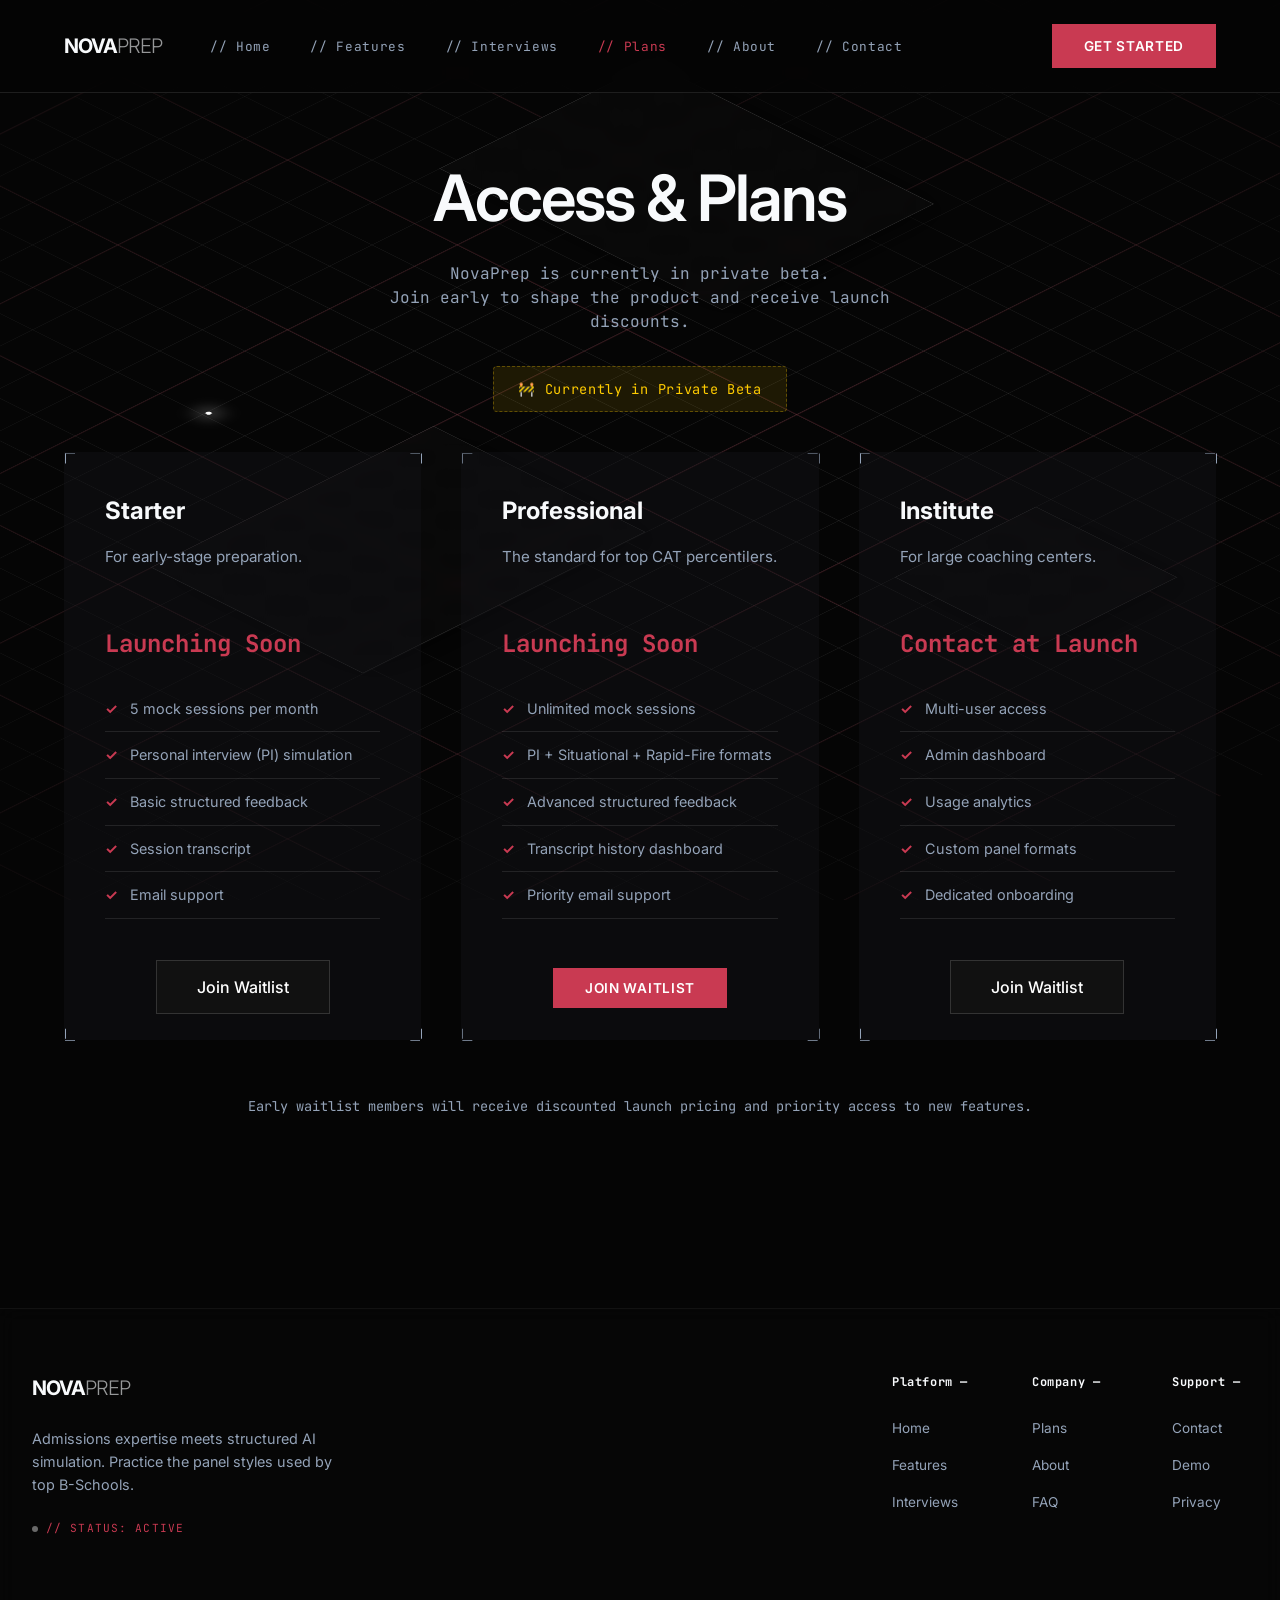
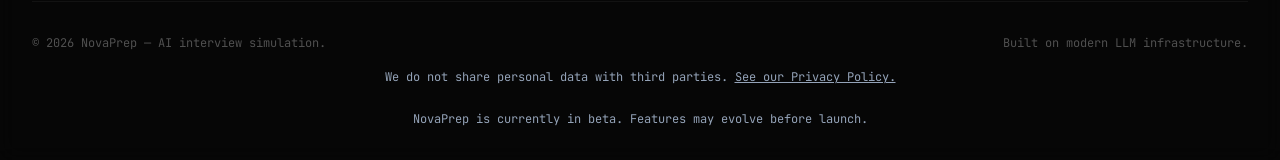
<file: pricing.html>
<!DOCTYPE html>
<html lang="en">

<head>
    <meta charset="UTF-8">
    <meta name="viewport" content="width=device-width, initial-scale=1.0">
    <title>Pricing Plans - NovaPrep</title>
    <meta name="description"
        content="Choose your access level for NovaPrep's AI interview simulations. From basic trial to unlimited simulated mock interviews.">
    <meta name="keywords" content="MBA prep cost, interview coaching fees, CAT preparation, IIM mock price">
    <link href="https://fonts.googleapis.com/css2?family=Inter:wght@300;400;500;600;700&display=swap" rel="stylesheet">
    <link href="global.css" rel="stylesheet">
    <style>
        .price {
            font-size: 3rem;
            font-weight: 700;
            color: var(--text-primary);
            margin: 1.5rem 0;
            font-family: var(--font-mono);
        }

        .price span {
            font-size: 1rem;
            color: var(--text-dim);
            font-weight: 300;
        }

        .pricing-list {
            list-style: none;
            margin-bottom: 2rem;
            width: 100%;
            flex-grow: 1;
        }

        .pricing-list li {
            padding: 0.75rem 0;
            border-bottom: 1px solid var(--border-color);
            color: var(--text-dim);
            font-size: 0.9rem;
        }

        .feature-check {
            color: var(--accent);
            margin-right: 0.5rem;
            font-weight: bold;
        }

        .feature-cross {
            color: var(--text-dim);
            opacity: 0.3;
            margin-right: 0.5rem;
            font-weight: bold;
        }

        .pricing-grid {
            display: grid;
            grid-template-columns: repeat(3, 1fr);
            gap: 2.5rem;
            width: 100%;
        }

        @media (max-width: 1024px) {
            .pricing-grid {
                grid-template-columns: 1fr;
            }
        }
    </style>
</head>

<body>
    <canvas id="cursor-canvas"
        style="position: fixed; top: 0; left: 0; width: 100vw; height: 100vh; pointer-events: none; z-index: 0;"></canvas>

    <!-- Ambient Geometric Background -->
    <div class="bg-geometry">
        <div class="iso-container">
            <div class="iso-grid"></div>
            <div class="iso-panel panel-1"></div>
            <div class="iso-panel panel-2"></div>
            <div class="iso-panel panel-3"></div>
            <div class="glow-node n1"></div>
            <div class="glow-node n2"></div>
            <div class="glow-node n3"></div>
        </div>
    </div>

    <nav class="navbar-overlay">
        <div class="nav-left">
            <a href="index.html" class="logo">Nova<span>Prep</span></a>
            <div class="nav-links">
                <a href="index.html">// Home</a>
                <a href="learn-more.html">// Features</a>
                <a href="cases.html">// Interviews</a>
                <a href="pricing.html" class="active">// Plans</a>
                <a href="about.html">// About</a>
                <a href="contact.html">// Contact</a>
            </div>
        </div>
        <div class="nav-right">
            <a href="sign-in.html" class="btn-solid" title="Start a 5-minute mock — no credit card">Get Started</a>
        </div>
    </nav>

    <main class="standard-page" style="max-width: 1400px; display: flex; flex-direction: column; align-items: center;">
        <h1 class="page-title" style="text-align: center;">Access & Plans</h1>
        <p class="page-desc" style="text-align: center; max-width: 600px; margin: 0 auto 2rem;">
            NovaPrep is currently in private beta.<br>
            Join early to shape the product and receive launch discounts.
        </p>

        <div
            style="text-align: center; margin-bottom: 2.5rem; padding: 0.75rem 1.5rem; background: rgba(255, 204, 0, 0.1); border: 1px dashed rgba(255, 204, 0, 0.3); color: #ffcc00; display: inline-block; border-radius: 4px; font-family: var(--font-mono); font-size: 0.85rem; letter-spacing: 0.05em;">
            🚧 Currently in Private Beta
        </div>

        <div class="pricing-grid" style="width: 100%;">
            <!-- STARTER -->
            <div class="content-card card-bracket">
                <h3>Starter</h3>
                <p>For early-stage preparation.</p>
                <div class="price" style="font-size: 1.5rem; color: var(--accent); margin: 1.5rem 0;">Launching Soon
                </div>
                <ul class="pricing-list">
                    <li><span class="feature-check">✓</span> 5 mock sessions per month</li>
                    <li><span class="feature-check">✓</span> Personal interview (PI) simulation</li>
                    <li><span class="feature-check">✓</span> Basic structured feedback</li>
                    <li><span class="feature-check">✓</span> Session transcript</li>
                    <li><span class="feature-check">✓</span> Email support</li>
                </ul>
                <div style="width: 100%; text-align: center; margin-top: auto; padding-top: 1.5rem;">
                    <a href="sign-in.html" class="btn-dark" style="width: 100%;">Join Waitlist</a>
                </div>
            </div>

            <!-- PROFESSIONAL -->
            <div class="content-card card-bracket">
                <h3>Professional</h3>
                <p>The standard for top CAT percentilers.</p>
                <div class="price" style="font-size: 1.5rem; color: var(--accent); margin: 1.5rem 0;">Launching Soon
                </div>
                <ul class="pricing-list">
                    <li><span class="feature-check">✓</span> Unlimited mock sessions</li>
                    <li><span class="feature-check">✓</span> PI + Situational + Rapid-Fire formats</li>
                    <li><span class="feature-check">✓</span> Advanced structured feedback</li>
                    <li><span class="feature-check">✓</span> Transcript history dashboard</li>
                    <li><span class="feature-check">✓</span> Priority email support</li>
                </ul>
                <div style="width: 100%; text-align: center; margin-top: auto; padding-top: 1.5rem;">
                    <a href="sign-in.html" class="btn-solid" style="width: 100%;">Join Waitlist</a>
                </div>
            </div>

            <!-- INSTITUTE -->
            <div class="content-card card-bracket">
                <h3>Institute</h3>
                <p>For large coaching centers.</p>
                <div class="price" style="font-size: 1.5rem; color: var(--accent); margin: 1.5rem 0;">Contact at Launch
                </div>
                <ul class="pricing-list">
                    <li><span class="feature-check">✓</span> Multi-user access</li>
                    <li><span class="feature-check">✓</span> Admin dashboard</li>
                    <li><span class="feature-check">✓</span> Usage analytics</li>
                    <li><span class="feature-check">✓</span> Custom panel formats</li>
                    <li><span class="feature-check">✓</span> Dedicated onboarding</li>
                </ul>
                <div style="width: 100%; text-align: center; margin-top: auto; padding-top: 1.5rem;">
                    <a href="sign-in.html" class="btn-dark" style="width: 100%;">Join Waitlist</a>
                </div>
            </div>
        </div>

        <div
            style="text-align: center; margin-top: 3.5rem; font-size: 0.85rem; color: var(--text-dim); font-family: var(--font-mono);">
            Early waitlist members will receive discounted launch pricing and priority access to new features.
        </div>
    </main>

    <footer class="system-footer">
        <div class="footer-main">
            <div class="footer-info">
                <a href="index.html" class="logo">Nova<span>Prep</span></a>
                <p style="margin-top: 1.5rem; color: var(--text-dim); line-height: 1.6; font-size: 0.9rem;">
                    Admissions expertise meets structured AI simulation. Practice the panel styles used by top
                    B-Schools.
                </p>
                <div class="footer-status" title="Live demo available — try a quick mock.">
                    <span class="status-dot" style="background: rgba(255, 255, 255, 0.4); box-shadow: none;"></span>
                    // STATUS: ACTIVE
                </div>
            </div>

            <div class="footer-nav">
                <div class="footer-col">
                    <h4>Platform —</h4>
                    <ul>
                        <li><a href="index.html">Home</a></li>
                        <li><a href="learn-more.html">Features</a></li>
                        <li><a href="cases.html">Interviews</a></li>
                    </ul>
                </div>
                <div class="footer-col">
                    <h4>Company —</h4>
                    <ul>
                        <li><a href="pricing.html">Plans</a></li>
                        <li><a href="about.html">About</a></li>
                        <li><a href="faq.html">FAQ</a></li>
                    </ul>
                </div>
                <div class="footer-col">
                    <h4>Support —</h4>
                    <ul>
                        <li><a href="contact.html">Contact</a></li>
                        <li><a href="#">Demo</a></li>
                        <li><a href="privacy.html">Privacy</a></li>
                    </ul>
                </div>
            </div>
        </div>

        <div class="footer-bottom" style="flex-direction: column; align-items: flex-start; gap: 1rem;">
            <div style="display: flex; justify-content: space-between; width: 100%;">
                <div>&copy; 2026 NovaPrep — AI interview simulation.</div>
                <div class="footer-brand">Built on modern LLM infrastructure.</div>
            </div>
            <div style="font-size: 0.75rem; color: var(--text-dim); width: 100%; text-align: center;">
                We do not share personal data with third parties. <a href="privacy.html"
                    style="color: var(--text-dim); text-decoration: underline;">See our Privacy Policy.</a>
            </div>

            <div
                style="font-size: 0.75rem; color: var(--text-dim); width: 100%; text-align: center; margin-top: 0.5rem;">
                NovaPrep is currently in beta. Features may evolve before launch.
            </div>
        </div>
    </footer>

    <script src="cursor.js"></script>
</body>

</html>
</file>
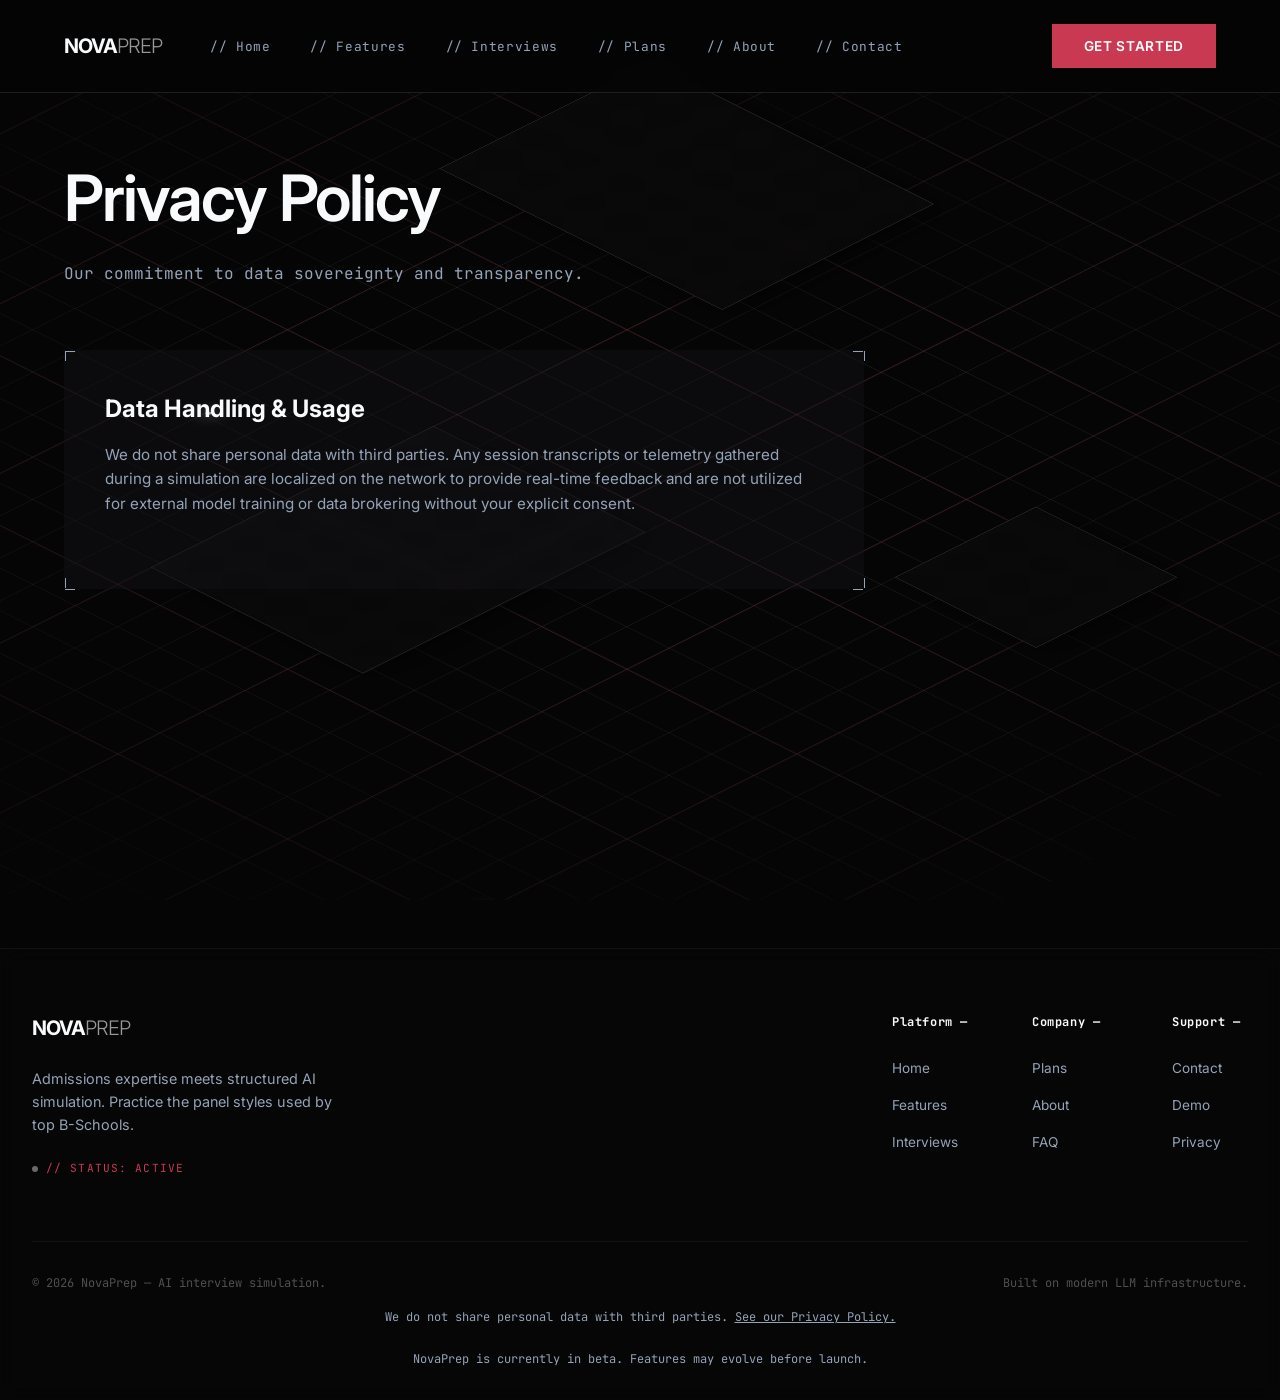
<file: privacy.html>
<!DOCTYPE html>
<html lang="en">

<head>
    <meta charset="UTF-8">
    <meta name="viewport" content="width=device-width, initial-scale=1.0">
    <title>Privacy Policy - NovaPrep</title>
    <meta name="description" content="Information regarding how NovaPrep handles mock trial data and user security.">
    <link href="https://fonts.googleapis.com/css2?family=Inter:wght@300;400;500;600;700&display=swap" rel="stylesheet">
    <link href="global.css" rel="stylesheet">
</head>

<body>
    <canvas id="cursor-canvas"
        style="position: fixed; top: 0; left: 0; width: 100vw; height: 100vh; pointer-events: none; z-index: 0;"></canvas>

    <!-- Ambient Geometric Background -->
    <div class="bg-geometry">
        <div class="iso-container">
            <div class="iso-grid"></div>
            <div class="iso-panel panel-1"></div>
            <div class="iso-panel panel-2"></div>
            <div class="iso-panel panel-3"></div>
            <div class="glow-node n1"></div>
            <div class="glow-node n2"></div>
            <div class="glow-node n3"></div>
        </div>
    </div>

    <nav class="navbar-overlay">
        <div class="nav-left">
            <a href="index.html" class="logo">Nova<span>Prep</span></a>
            <div class="nav-links">
                <a href="index.html">// Home</a>
                <a href="learn-more.html">// Features</a>
                <a href="cases.html">// Interviews</a>
                <a href="pricing.html">// Plans</a>
                <a href="about.html">// About</a>
                <a href="contact.html">// Contact</a>
            </div>
        </div>
        <div class="nav-right">
            <a href="sign-in.html" class="btn-solid" title="Start a 5-minute mock — no credit card">Get Started</a>
        </div>
    </nav>

    <main class="standard-page" style="display: flex; flex-direction: column; min-height: calc(100vh - 80px);">
        <h1 class="page-title">Privacy Policy</h1>
        <p class="page-desc">Our commitment to data sovereignty and transparency.</p>

        <div class="grid-layout" style="margin-bottom: auto; max-width: 800px;">
            <div class="content-card card-bracket">
                <h3>Data Handling & Usage</h3>
                <p>We do not share personal data with third parties. Any session transcripts or telemetry gathered
                    during a simulation are localized on the network to provide real-time feedback and are not utilized
                    for external model training or data brokering without your explicit consent.</p>
            </div>
        </div>
    </main>

    <footer class="system-footer">
        <div class="footer-main">
            <div class="footer-info">
                <a href="index.html" class="logo">Nova<span>Prep</span></a>
                <p style="margin-top: 1.5rem; color: var(--text-dim); line-height: 1.6; font-size: 0.9rem;">
                    Admissions expertise meets structured AI simulation. Practice the panel styles used by top
                    B-Schools.
                </p>
                <div class="footer-status" title="Live demo available — try a quick mock.">
                    <span class="status-dot" style="background: rgba(255, 255, 255, 0.4); box-shadow: none;"></span>
                    // STATUS: ACTIVE
                </div>
            </div>

            <div class="footer-nav">
                <div class="footer-col">
                    <h4>Platform —</h4>
                    <ul>
                        <li><a href="index.html">Home</a></li>
                        <li><a href="learn-more.html">Features</a></li>
                        <li><a href="cases.html">Interviews</a></li>
                    </ul>
                </div>
                <div class="footer-col">
                    <h4>Company —</h4>
                    <ul>
                        <li><a href="pricing.html">Plans</a></li>
                        <li><a href="about.html">About</a></li>
                        <li><a href="faq.html">FAQ</a></li>
                    </ul>
                </div>
                <div class="footer-col">
                    <h4>Support —</h4>
                    <ul>
                        <li><a href="contact.html">Contact</a></li>
                        <li><a href="#">Demo</a></li>
                        <li><a href="privacy.html">Privacy</a></li>
                    </ul>
                </div>
            </div>
        </div>

        <div class="footer-bottom" style="flex-direction: column; align-items: flex-start; gap: 1rem;">
            <div style="display: flex; justify-content: space-between; width: 100%;">
                <div>&copy; 2026 NovaPrep — AI interview simulation.</div>
                <div class="footer-brand">Built on modern LLM infrastructure.</div>
            </div>
            <div style="font-size: 0.75rem; color: var(--text-dim); width: 100%; text-align: center;">
                We do not share personal data with third parties. <a href="privacy.html"
                    style="color: var(--text-dim); text-decoration: underline;">See our Privacy Policy.</a>
            </div>

            <div style="font-size: 0.75rem; color: var(--text-dim); width: 100%; text-align: center; margin-top: 0.5rem;">
                NovaPrep is currently in beta. Features may evolve before launch.
            </div>
        </div>
    </footer>

    <script src="cursor.js"></script>
</body>

</html>
</file>
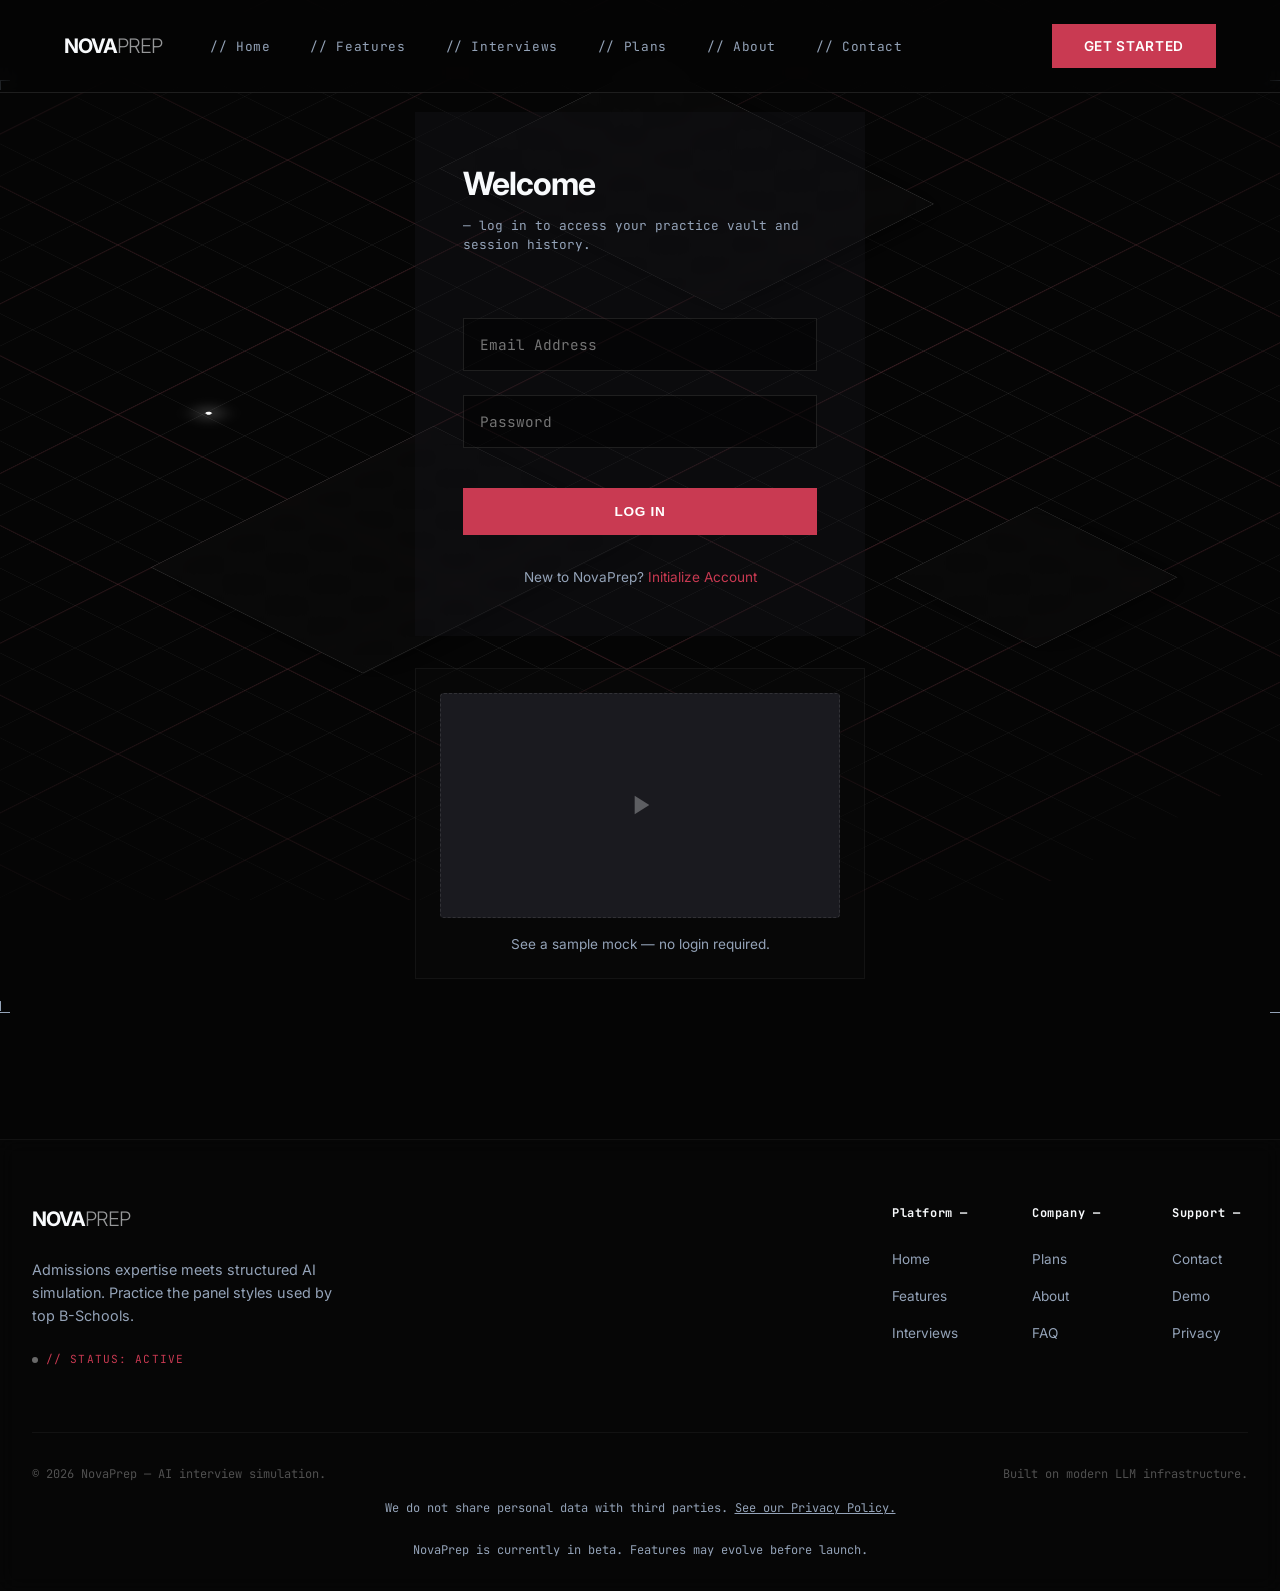
<file: sign-in.html>
<!DOCTYPE html>
<html lang="en">

<head>
    <meta charset="UTF-8">
    <meta name="viewport" content="width=device-width, initial-scale=1.0">
    <title>Secure Access - NovaPrep</title>
    <meta name="description"
        content="Authenticate to access the NovaPrep vault and begin your AI interview simulation. Establish your profile and prep topology.">
    <meta name="keywords" content="login, signup, authenticate, MBA vault, secure access">
    <link href="https://fonts.googleapis.com/css2?family=Inter:wght@300;400;500;600;700&display=swap" rel="stylesheet">
    <link href="global.css" rel="stylesheet">
    <style>
        .auth-form {
            display: flex;
            flex-direction: column;
            gap: 1.5rem;
            margin-top: 2rem;
            width: 100%;
        }

        /* Fix applied here: box-sizing border-box and width 100% forces inputs to stay inside the flex container */
        .input-box {
            width: 100%;
            box-sizing: border-box;
            background: rgba(0, 0, 0, 0.5);
            border: 1px solid var(--border-color);
            color: #fff;
            padding: 1rem;
            font-family: var(--font-mono);
            font-size: 0.9rem;
        }

        .input-box:focus {
            outline: none;
            border-color: var(--accent);
        }
    </style>
</head>

<body>
    <canvas id="cursor-canvas"
        style="position: fixed; top: 0; left: 0; width: 100vw; height: 100vh; pointer-events: none; z-index: 0;"></canvas>

    <!-- Ambient Geometric Background -->
    <div class="bg-geometry">
        <div class="iso-container">
            <div class="iso-grid"></div>
            <div class="iso-panel panel-1"></div>
            <div class="iso-panel panel-2"></div>
            <div class="iso-panel panel-3"></div>
            <div class="glow-node n1"></div>
            <div class="glow-node n2"></div>
            <div class="glow-node n3"></div>
        </div>
    </div>

    <nav class="navbar-overlay">
        <div class="nav-left">
            <a href="index.html" class="logo">Nova<span>Prep</span></a>
            <div class="nav-links">
                <a href="index.html">// Home</a>
                <a href="learn-more.html">// Features</a>
                <a href="cases.html">// Interviews</a>
                <a href="pricing.html">// Plans</a>
                <a href="about.html">// About</a>
                <a href="contact.html">// Contact</a>
            </div>
        </div>
        <div class="nav-right">
            <a href="sign-in.html" class="btn-solid" title="Start a 5-minute mock — no credit card">Get Started</a>
        </div>
    </nav>

    <div class="auth-wrapper"
        style="margin-top: 80px; min-height: calc(100vh - 80px); height: auto; flex-direction: column; gap: 2rem; padding: 2rem 0; box-sizing: border-box;">

        <div class="auth-box card-bracket" id="login-container">
            <h2 style="font-size: 2rem; margin-bottom: 0.5rem; letter-spacing: -0.03em;">Welcome</h2>
            <p style="font-family: var(--font-mono); font-size: 0.8rem; color: var(--text-dim); margin-bottom: 2rem;">—
                log in to access your practice vault and session history.</p>

            <form class="auth-form" onsubmit="event.preventDefault(); alert('Authentication simulated.');">
                <input type="email" class="input-box" placeholder="Email Address" required>
                <input type="password" class="input-box" placeholder="Password" required>

                <button type="submit" class="btn-solid" style="margin-top: 1rem; padding: 1rem; width: 100%;">Log
                    In</button>
            </form>

            <p style="margin-top: 2rem; text-align: center; font-size: 0.85rem; color: var(--text-dim);">
                New to NovaPrep? <a href="#" onclick="toggleAuth('register')"
                    style="color: var(--accent); text-decoration: none;">Initialize Account</a>
            </p>
        </div>

        <!-- NEW DEMO PLACEHOLDER -->
        <div class="demo-placeholder card-bracket"
            style="max-width: 450px; width: 100%; border: 1px solid rgba(255,255,255,0.05); padding: 1.5rem; display: flex; flex-direction: column; align-items: center; justify-content: center; text-align: center; background: rgba(10, 10, 12, 0.4);">
            <div
                style="width: 100%; aspect-ratio: 16/9; background: #1a1a1f; border-radius: 4px; display: flex; align-items: center; justify-content: center; margin-bottom: 1rem; border: 1px dashed rgba(255,255,255,0.1);">
                <svg width="32" height="32" viewBox="0 0 24 24" fill="none" xmlns="http://www.w3.org/2000/svg"
                    style="opacity: 0.3;">
                    <path d="M8 5v14l11-7z" fill="currentColor" />
                </svg>
            </div>
            <p style="font-size: 0.85rem; color: var(--text-dim);">See a sample mock — no login required.</p>
        </div>
        <!-- END DEMO PLACEHOLDER -->

        <div class="auth-box card-bracket" id="register-container" style="display: none; max-width: 480px;">
            <h2 style="font-size: 2rem; margin-bottom: 0.5rem; letter-spacing: -0.03em;">Initialize Profile</h2>
            <p style="font-family: var(--font-mono); font-size: 0.8rem; color: var(--text-dim); margin-bottom: 2rem;">//
                ESTABLISH CONNECTION</p>

            <form class="auth-form" onsubmit="event.preventDefault(); alert('Registration simulated.');">
                <div style="display: grid; grid-template-columns: 1fr 1fr; gap: 1rem;">
                    <input type="text" class="input-box" placeholder="Full Name" required>
                    <input type="text" class="input-box" placeholder="DOB (YYYY-MM-DD)" onfocus="(this.type='date')"
                        onblur="if(!this.value) this.type='text'" required>
                </div>

                <div style="display: grid; grid-template-columns: 1fr 1fr; gap: 1rem;">
                    <input type="text" class="input-box" placeholder="City" required>
                    <input type="text" class="input-box" placeholder="Country" required>
                </div>

                <input type="email" class="input-box" placeholder="Email Address" required>
                <input type="tel" class="input-box" placeholder="Phone Number (Optional)">
                <input type="password" class="input-box" placeholder="Create Password" required>

                <button type="submit" class="btn-solid"
                    style="margin-top: 1rem; padding: 1rem; width: 100%;">Register</button>
            </form>

            <p style="margin-top: 2rem; text-align: center; font-size: 0.85rem; color: var(--text-dim);">
                Already verified? <a href="#" onclick="toggleAuth('login')"
                    style="color: var(--accent); text-decoration: none;">Access Vault</a>
            </p>
        </div>
    </div>

    <footer class="system-footer">
        <div class="footer-main">
            <div class="footer-info">
                <a href="index.html" class="logo">Nova<span>Prep</span></a>
                <p style="margin-top: 1.5rem; color: var(--text-dim); line-height: 1.6; font-size: 0.9rem;">
                    Admissions expertise meets structured AI simulation. Practice the panel styles used by top
                    B-Schools.
                </p>
                <div class="footer-status" title="Live demo available — try a quick mock.">
                    <span class="status-dot" style="background: rgba(255, 255, 255, 0.4); box-shadow: none;"></span>
                    // STATUS: ACTIVE
                </div>
            </div>

            <div class="footer-nav">
                <div class="footer-col">
                    <h4>Platform —</h4>
                    <ul>
                        <li><a href="index.html">Home</a></li>
                        <li><a href="learn-more.html">Features</a></li>
                        <li><a href="cases.html">Interviews</a></li>
                    </ul>
                </div>
                <div class="footer-col">
                    <h4>Company —</h4>
                    <ul>
                        <li><a href="pricing.html">Plans</a></li>
                        <li><a href="about.html">About</a></li>
                        <li><a href="faq.html">FAQ</a></li>
                    </ul>
                </div>
                <div class="footer-col">
                    <h4>Support —</h4>
                    <ul>
                        <li><a href="contact.html">Contact</a></li>
                        <li><a href="#">Demo</a></li>
                        <li><a href="privacy.html">Privacy</a></li>
                    </ul>
                </div>
            </div>
        </div>

        <div class="footer-bottom" style="flex-direction: column; align-items: flex-start; gap: 1rem;">
            <div style="display: flex; justify-content: space-between; width: 100%;">
                <div>&copy; 2026 NovaPrep — AI interview simulation.</div>
                <div class="footer-brand">Built on modern LLM infrastructure.</div>
            </div>
            <div style="font-size: 0.75rem; color: var(--text-dim); width: 100%; text-align: center;">
                We do not share personal data with third parties. <a href="privacy.html"
                    style="color: var(--text-dim); text-decoration: underline;">See our Privacy Policy.</a>
            </div>

            <div style="font-size: 0.75rem; color: var(--text-dim); width: 100%; text-align: center; margin-top: 0.5rem;">
                NovaPrep is currently in beta. Features may evolve before launch.
            </div>
        </div>
    </footer>

    <script src="cursor.js"></script>
    <script>
        function toggleAuth(view) {
            const login = document.getElementById('login-container');
            const register = document.getElementById('register-container');
            const demo = document.querySelector('.demo-placeholder');

            if (view === 'register') {
                login.style.display = 'none';
                if (demo) demo.style.display = 'none';
                register.style.display = 'flex';
            } else {
                login.style.display = 'flex';
                if (demo) demo.style.display = 'flex';
                register.style.display = 'none';
            }
        }
    </script>
</body>

</html>
</file>
<file: global.css>
@import url('https://fonts.googleapis.com/css2?family=JetBrains+Mono:wght@100;400;700&display=swap');

:root {
    --bg-dark: #050505;
    --text-primary: #f8fafc;
    --text-dim: #94a3b8;
    --accent: #c93a52;
    --font-heading: 'Inter', sans-serif;
    --font-mono: 'JetBrains Mono', monospace;
    --border-color: rgba(255, 255, 255, 0.1);
    --glass-bg: rgba(20, 20, 25, 0.4);
}

* {
    margin: 0;
    padding: 0;
    box-sizing: border-box;
}

body {
    background-color: var(--bg-dark);
    color: var(--text-primary);
    font-family: var(--font-heading);
    overflow-x: hidden;
    line-height: 1.5;
    min-height: 100vh;
}

/* Hyper-Modern Geometric Background Overlay */
.bg-geometry {
    position: fixed;
    top: 0;
    left: 0;
    width: 100vw;
    height: 100vh;
    z-index: -1;
    overflow: hidden;
    pointer-events: none;
    background-color: var(--bg-dark);
}

.iso-container {
    position: absolute;
    top: 50%;
    left: 50%;
    width: 200vw;
    height: 200vh;
    transform-style: preserve-3d;
    transform: translate(-50%, -50%) rotateX(60deg) rotateZ(-45deg);
}

.iso-grid {
    position: absolute;
    width: 100%;
    height: 100%;
    top: 0;
    left: 0;
    background-size: 60px 60px;
    background-image:
        linear-gradient(to right, rgba(255, 255, 255, 0.08) 1px, transparent 1px),
        linear-gradient(to bottom, rgba(255, 255, 255, 0.08) 1px, transparent 1px);
    mask-image: radial-gradient(circle at center, black 20%, transparent 80%);
    -webkit-mask-image: radial-gradient(circle at center, black 20%, transparent 80%);
}

/* Secondary larger grid to enforce 3D scale and perspective */
.iso-grid::after {
    content: '';
    position: absolute;
    width: 100%;
    height: 100%;
    top: 0;
    left: 0;
    background-size: 240px 240px;
    background-image:
        linear-gradient(to right, rgba(201, 58, 82, 0.15) 2px, transparent 2px),
        linear-gradient(to bottom, rgba(201, 58, 82, 0.15) 2px, transparent 2px);
    pointer-events: none;
}

.iso-panel {
    position: absolute;
    background: rgba(20, 20, 25, 0.15);
    /* Significantly reduced opacity so text is readable if they overlap */
    backdrop-filter: blur(8px);
    border: 1px solid rgba(255, 255, 255, 0.12);
    box-shadow: 0 20px 50px rgba(0, 0, 0, 0.6);
    animation: floatIso var(--float-dur, 10s) ease-in-out infinite alternate;
}

.panel-1 {
    width: 400px;
    height: 300px;
    top: 40%;
    left: 30%;
    --float-dur: 15s;
    --base-z: 50px;
}

.panel-2 {
    width: 300px;
    height: 400px;
    top: 20%;
    left: 60%;
    --float-dur: 20s;
    --base-z: 100px;
}

.panel-3 {
    width: 200px;
    height: 200px;
    top: 70%;
    left: 50%;
    --float-dur: 12s;
    --base-z: 30px;
}

.glow-node {
    position: absolute;
    width: 6px;
    height: 6px;
    background: #fff;
    border-radius: 50%;
    box-shadow: 0 0 20px 10px rgba(255, 255, 255, 0.2);
}

.n1 {
    top: 30%;
    left: 40%;
}

.n2 {
    top: 60%;
    left: 80%;
}

.n3 {
    top: 80%;
    left: 20%;
}

@keyframes floatIso {
    from {
        transform: translateZ(calc(var(--base-z) - 20px));
    }

    to {
        transform: translateZ(calc(var(--base-z) + 20px));
    }
}

/* Brutalist Layout */
.split-layout {
    display: flex;
    width: 100vw;
    min-height: 100vh;
    position: relative;
}

/* Center 1px Line */
.split-layout::after {
    content: '';
    position: absolute;
    top: 0;
    left: 50%;
    width: 1px;
    height: 100%;
    background-color: var(--border-color);
    z-index: 50;
    pointer-events: none;
}

.pane {
    flex: 1;
    width: 50vw;
    position: relative;
    padding: 120px 4rem 4rem;
    display: flex;
    flex-direction: column;
}

/* Typography Base */
a {
    text-decoration: none;
    color: inherit;
}

.mono {
    font-family: var(--font-mono);
}

/* Navigation Overlay */
.navbar-overlay {
    position: fixed;
    top: 0;
    left: 0;
    width: 100vw;
    display: flex;
    justify-content: space-between;
    padding: 0;
    z-index: 100;
    border-bottom: 1px solid var(--border-color);
    background: rgba(5, 5, 5, 0.7);
    backdrop-filter: blur(10px);
}

.nav-left,
.nav-right {
    padding: 1.5rem 4rem;
    display: flex;
    align-items: center;
}

/* Navbar Fix: Added gap between logo and links to prevent overlap */
.nav-left {
    display: flex;
    gap: 3rem;
    /* Forces space between Logo and links */
}

.nav-right {
    display: flex;
}

.logo {
    font-size: 1.25rem;
    font-weight: 700;
    letter-spacing: -0.05em;
    text-transform: uppercase;
    flex-shrink: 0;
    /* Prevents logo from squishing */
}

.logo span {
    font-weight: 300;
    opacity: 0.6;
}

.nav-links {
    display: flex;
    gap: 2.5rem;
    align-items: center;
}

.nav-links a {
    text-decoration: none;
    font-family: var(--font-mono);
    font-size: 0.8rem;
    color: var(--text-dim);
    transition: color 0.2s, transform 0.2s;
    letter-spacing: 0.05em;
    font-weight: 400;
}

.nav-links a:hover,
.nav-links a.active {
    color: var(--accent);
}

/* System Footer */
.system-footer {
    width: 100%;
    margin-top: 8rem;
    padding: 4rem 2rem 2rem;
    border-top: 1px solid rgba(255, 255, 255, 0.05);
    background: rgba(10, 10, 12, 0.2);
    backdrop-filter: blur(10px);
    position: relative;
    z-index: 10;
}

.footer-main {
    max-width: 1400px;
    margin: 0 auto;
    display: flex;
    justify-content: space-between;
    align-items: flex-start;
    flex-wrap: wrap;
    gap: 3rem;
}

.footer-info {
    max-width: 300px;
}

.footer-status {
    font-family: var(--font-mono);
    font-size: 0.7rem;
    color: var(--accent);
    letter-spacing: 0.1em;
    margin-top: 1.5rem;
    display: flex;
    align-items: center;
    gap: 0.5rem;
}

.status-dot {
    width: 6px;
    height: 6px;
    background: var(--accent);
    border-radius: 50%;
    box-shadow: 0 0 10px var(--accent);
}

.footer-nav {
    display: grid;
    grid-template-columns: repeat(3, 1fr);
    gap: 4rem;
}

.footer-col h4 {
    font-family: var(--font-mono);
    font-size: 0.75rem;
    color: var(--text-primary);
}

.lang-toggle {
    font-family: var(--font-mono);
    font-size: 0.8rem;
    color: var(--text-dim);
}

.btn-solid {
    background: var(--accent);
    color: #fff;
    padding: 0.75rem 2rem;
    font-weight: 600;
    font-size: 0.85rem;
    text-transform: uppercase;
    letter-spacing: 0.05em;
    border: none;
    transition: transform 0.2s;
    white-space: nowrap;
}

.btn-solid:hover {
    transform: scale(1.02);
}

/* Left Pane Aesthetics */
.left-content {
    flex-grow: 1;
    display: flex;
    flex-direction: column;
    justify-content: center;
    max-width: 600px;
    position: relative;
    z-index: 10;
}

.overline {
    font-family: var(--font-mono);
    font-size: 0.75rem;
    color: var(--accent);
    letter-spacing: 0.2em;
    margin-bottom: 2rem;
}

.massive-heading {
    font-size: clamp(3.5rem, 5vw, 5rem);
    line-height: 1.05;
    letter-spacing: -0.03em;
    margin-bottom: 2.5rem;
}

.weight-bold {
    font-weight: 600;
}

.weight-thin {
    font-weight: 200;
    color: var(--text-dim);
}

.tech-desc {
    font-family: var(--font-mono);
    font-size: 0.9rem;
    color: var(--text-dim);
    line-height: 1.8;
    margin-bottom: 3.5rem;
    max-width: 90%;
    padding-left: 1rem;
    border-left: 2px solid var(--border-color);
}

/* Button Brackets (For INLINE inline-flex buttons ONLY) */
.action-row {
    display: flex;
    gap: 1.5rem;
    margin-bottom: 6rem;
}

.btn-bracket {
    position: relative;
    padding: 1rem 2.5rem;
    background: var(--accent);
    border: none;
    color: #fff;
    font-weight: 500;
    font-size: 1rem;
    display: inline-flex;
    align-items: center;
    justify-content: center;
    transition: background 0.2s, transform 0.2s;
    text-align: center;
}

.btn-bracket:hover {
    background: #d84860;
    transform: scale(1.02);
}

.btn-bracket::after {
    display: none;
}

.btn-dark {
    background: #111;
    border: 1px solid #333;
    padding: 1rem 2.5rem;
    color: #fff;
    font-weight: 500;
    transition: background 0.2s;
    text-align: center;
}

.btn-dark:hover {
    background: #222;
}

/* Stats Row */
.stats-row {
    display: grid;
    grid-template-columns: repeat(4, 1fr);
    gap: 1.5rem;
    width: 100%;
    margin-top: auto;
}

.stat-box {
    position: relative;
    padding: 1.5rem 1rem;
    background: rgba(30, 30, 35, 0.6);
    border: 1px solid rgba(255, 255, 255, 0.1);
    box-shadow: 0 8px 32px rgba(0, 0, 0, 0.3), inset 0 0 20px rgba(255, 255, 255, 0.03);
    backdrop-filter: blur(12px);
    display: flex;
    flex-direction: column;
    justify-content: center;
    transition: all 0.3s ease;
}

.stat-box:hover {
    background: rgba(45, 45, 50, 0.7);
    border-color: rgba(255, 255, 255, 0.2);
    transform: translateY(-2px);
    box-shadow: 0 12px 40px rgba(0, 0, 0, 0.4), inset 0 0 20px rgba(255, 51, 102, 0.05);
}

.stat-box::before,
.stat-box::after {
    content: '';
    position: absolute;
    width: 100%;
    height: 100%;
    top: 0;
    left: 0;
    pointer-events: none;
    transition: all 0.3s ease;
}

.stat-box::before {
    border-top: 1px solid rgba(255, 255, 255, 0.5);
    border-bottom: 1px solid rgba(255, 255, 255, 0.5);
    clip-path: polygon(0 0, 8px 0, 8px 100%, 0 100%, 0 0, 100% 0, 100% 100%, calc(100% - 8px) 100%, calc(100% - 8px) 0, 100% 0);
}

.stat-box::after {
    border-left: 1px solid rgba(255, 255, 255, 0.5);
    border-right: 1px solid rgba(255, 255, 255, 0.5);
    clip-path: polygon(0 0, 100% 0, 100% 8px, 0 8px, 0 0, 0 100%, 100% 100%, 100% calc(100% - 8px), 0 calc(100% - 8px), 0 100%);
}

.stat-box:hover::before {
    border-color: var(--accent);
}

.stat-box:hover::after {
    border-color: var(--accent);
}

.stat-val {
    font-size: 1.75rem;
    font-weight: 700;
    margin-bottom: 0.25rem;
}

.stat-lbl {
    font-family: var(--font-mono);
    font-size: 0.65rem;
    color: var(--text-dim);
    text-transform: uppercase;
    letter-spacing: 0.1em;
}


/* Standard Subpages (Pricing, Cases, Features) */
.standard-page {
    padding: 150px 4rem 4rem;
    max-width: 1400px;
    margin: 0 auto;
    width: 100vw;
    min-height: 100vh;
    position: relative;
    z-index: 10;
}

.page-title {
    font-size: 4rem;
    font-weight: 600;
    margin-bottom: 1rem;
    letter-spacing: -0.03em;
}

.page-desc {
    font-family: var(--font-mono);
    font-size: 1rem;
    color: var(--text-dim);
    margin-bottom: 4rem;
    max-width: 800px;
}

/* Grid Layout Fixes */
.grid-layout {
    display: grid;
    grid-template-columns: repeat(auto-fit, minmax(360px, 1fr));
    gap: 2.5rem;
}

/* Card Bracket Layout Fix: Block level display, flex column to stack content properly */
.content-card {
    position: relative;
    padding: 2.5rem;
    background: var(--glass-bg);
    border: 1px solid transparent;
    display: flex;
    flex-direction: column;
    align-items: flex-start;
    height: 100%;
}

.card-bracket::before,
.card-bracket::after {
    content: '';
    position: absolute;
    width: 100%;
    height: 100%;
    top: 0;
    left: 0;
    pointer-events: none;
}

.card-bracket::before {
    border-top: 1px solid var(--text-dim);
    border-bottom: 1px solid var(--text-dim);
    clip-path: polygon(0 0, 10px 0, 10px 100%, 0 100%, 0 0, 100% 0, 100% 100%, calc(100% - 10px) 100%, calc(100% - 10px) 0, 100% 0);
}

.card-bracket::after {
    border-left: 1px solid var(--text-dim);
    border-right: 1px solid var(--text-dim);
    clip-path: polygon(0 0, 100% 0, 100% 10px, 0 10px, 0 0, 0 100%, 100% 100%, 100% calc(100% - 10px), 0 calc(100% - 10px), 0 100%);
}

.content-card h3 {
    font-size: 1.5rem;
    margin-bottom: 1rem;
    width: 100%;
}

.content-card p {
    font-size: 0.95rem;
    color: var(--text-dim);
    margin-bottom: 2rem;
    width: 100%;
    line-height: 1.6;
    flex-grow: 1;
}

.card-badge {
    display: inline-block;
    font-family: var(--font-mono);
    font-size: 0.75rem;
    color: var(--accent);
    padding: 0.25rem 0.5rem;
    border: 1px solid var(--accent);
    margin-bottom: 1.5rem;
}


/* Center Auth Page */
.auth-wrapper {
    width: 100vw;
    height: 100vh;
    display: flex;
    align-items: center;
    justify-content: center;
    position: relative;
    z-index: 10;
}

.auth-box {
    width: 100%;
    max-width: 450px;
    padding: 3rem;
    background: var(--glass-bg);
    display: flex;
    flex-direction: column;
}

@media (max-width: 1024px) {
    .split-layout {
        flex-direction: column;
    }

    .split-layout::after {
        display: none;
    }

    .pane {
        width: 100vw;
        padding: 120px 2rem 2rem;
    }

    .navbar-overlay {
        flex-direction: column;
    }

    .nav-left {
        border-bottom: 1px solid var(--border-color);
        padding: 1.5rem 2rem;
        flex-wrap: wrap;
    }

    .nav-right {
        padding: 1.5rem 2rem;
        justify-content: flex-start;
    }

    .stats-row {
        grid-template-columns: repeat(2, 1fr);
    }

    .action-row {
        flex-direction: column;
    }
}

.nav-links {
    display: flex;
    gap: 2.5rem;
    align-items: center;
}

.nav-links a {
    text-decoration: none;
    font-family: var(--font-mono);
    font-size: 0.8rem;
    color: var(--text-dim);
    transition: color 0.2s, transform 0.2s;
    letter-spacing: 0.05em;
    font-weight: 400;
}

.nav-links a:hover,
.nav-links a.active {
    color: var(--accent);
}

/* System Footer */
.system-footer {
    width: 100%;
    margin-top: 8rem;
    padding: 4rem 2rem 2rem;
    border-top: 1px solid rgba(255, 255, 255, 0.05);
    background: rgba(10, 10, 12, 0.2);
    backdrop-filter: blur(10px);
    position: relative;
    z-index: 10;
}

.footer-main {
    max-width: 1400px;
    margin: 0 auto;
    display: flex;
    justify-content: space-between;
    align-items: flex-start;
    flex-wrap: wrap;
    gap: 3rem;
}

.footer-info {
    max-width: 300px;
}

.footer-status {
    font-family: var(--font-mono);
    font-size: 0.7rem;
    color: var(--accent);
    letter-spacing: 0.1em;
    margin-top: 1.5rem;
    display: flex;
    align-items: center;
    gap: 0.5rem;
}

.status-dot {
    width: 6px;
    height: 6px;
    background: var(--accent);
    border-radius: 50%;
    box-shadow: 0 0 10px var(--accent);
}

.footer-nav {
    display: grid;
    grid-template-columns: repeat(3, 1fr);
    gap: 4rem;
}

.footer-col h4 {
    font-family: var(--font-mono);
    font-size: 0.75rem;
    color: var(--text-primary);
    margin-bottom: 1.5rem;
    letter-spacing: 0.05em;
}

.footer-col ul {
    list-style: none;
    padding: 0;
    display: flex;
    flex-direction: column;
    gap: 0.8rem;
}

.footer-col a {
    text-decoration: none;
    font-size: 0.85rem;
    color: var(--text-dim);
    transition: color 0.2s;
}

.footer-col a:hover {
    color: var(--accent);
}

.footer-bottom {
    max-width: 1400px;
    margin: 4rem auto 0;
    display: flex;
    justify-content: space-between;
    align-items: center;
    border-top: 1px solid rgba(255, 255, 255, 0.05);
    padding-top: 2rem;
    font-size: 0.75rem;
    color: rgba(255, 255, 255, 0.3);
    font-family: var(--font-mono);
}

@media (max-width: 1024px) {
    .hero-split {
        flex-direction: column;
        gap: 2rem;
    }

    .pressure-card {
        max-width: 100%;
        width: 100%;
    }

    .footer-nav {
        grid-template-columns: 1fr;
        gap: 2rem;
    }
}
</file>
